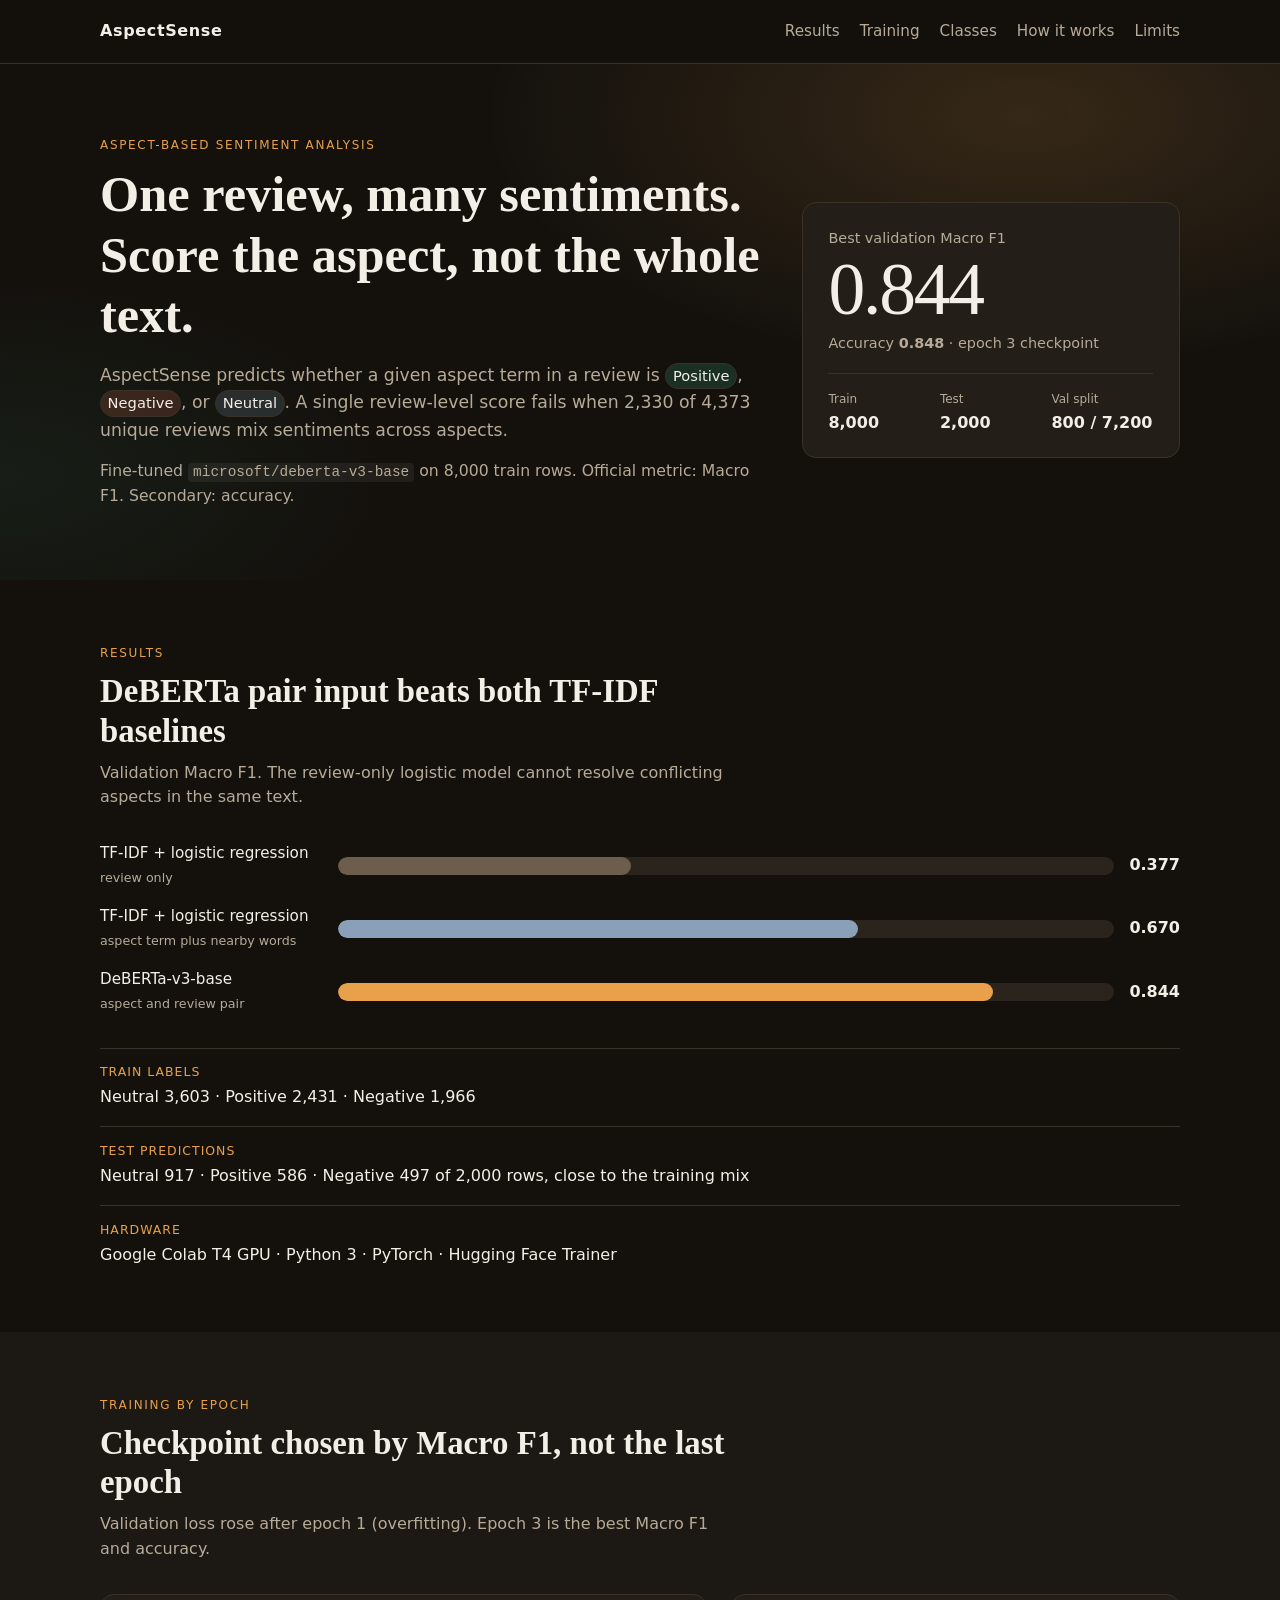
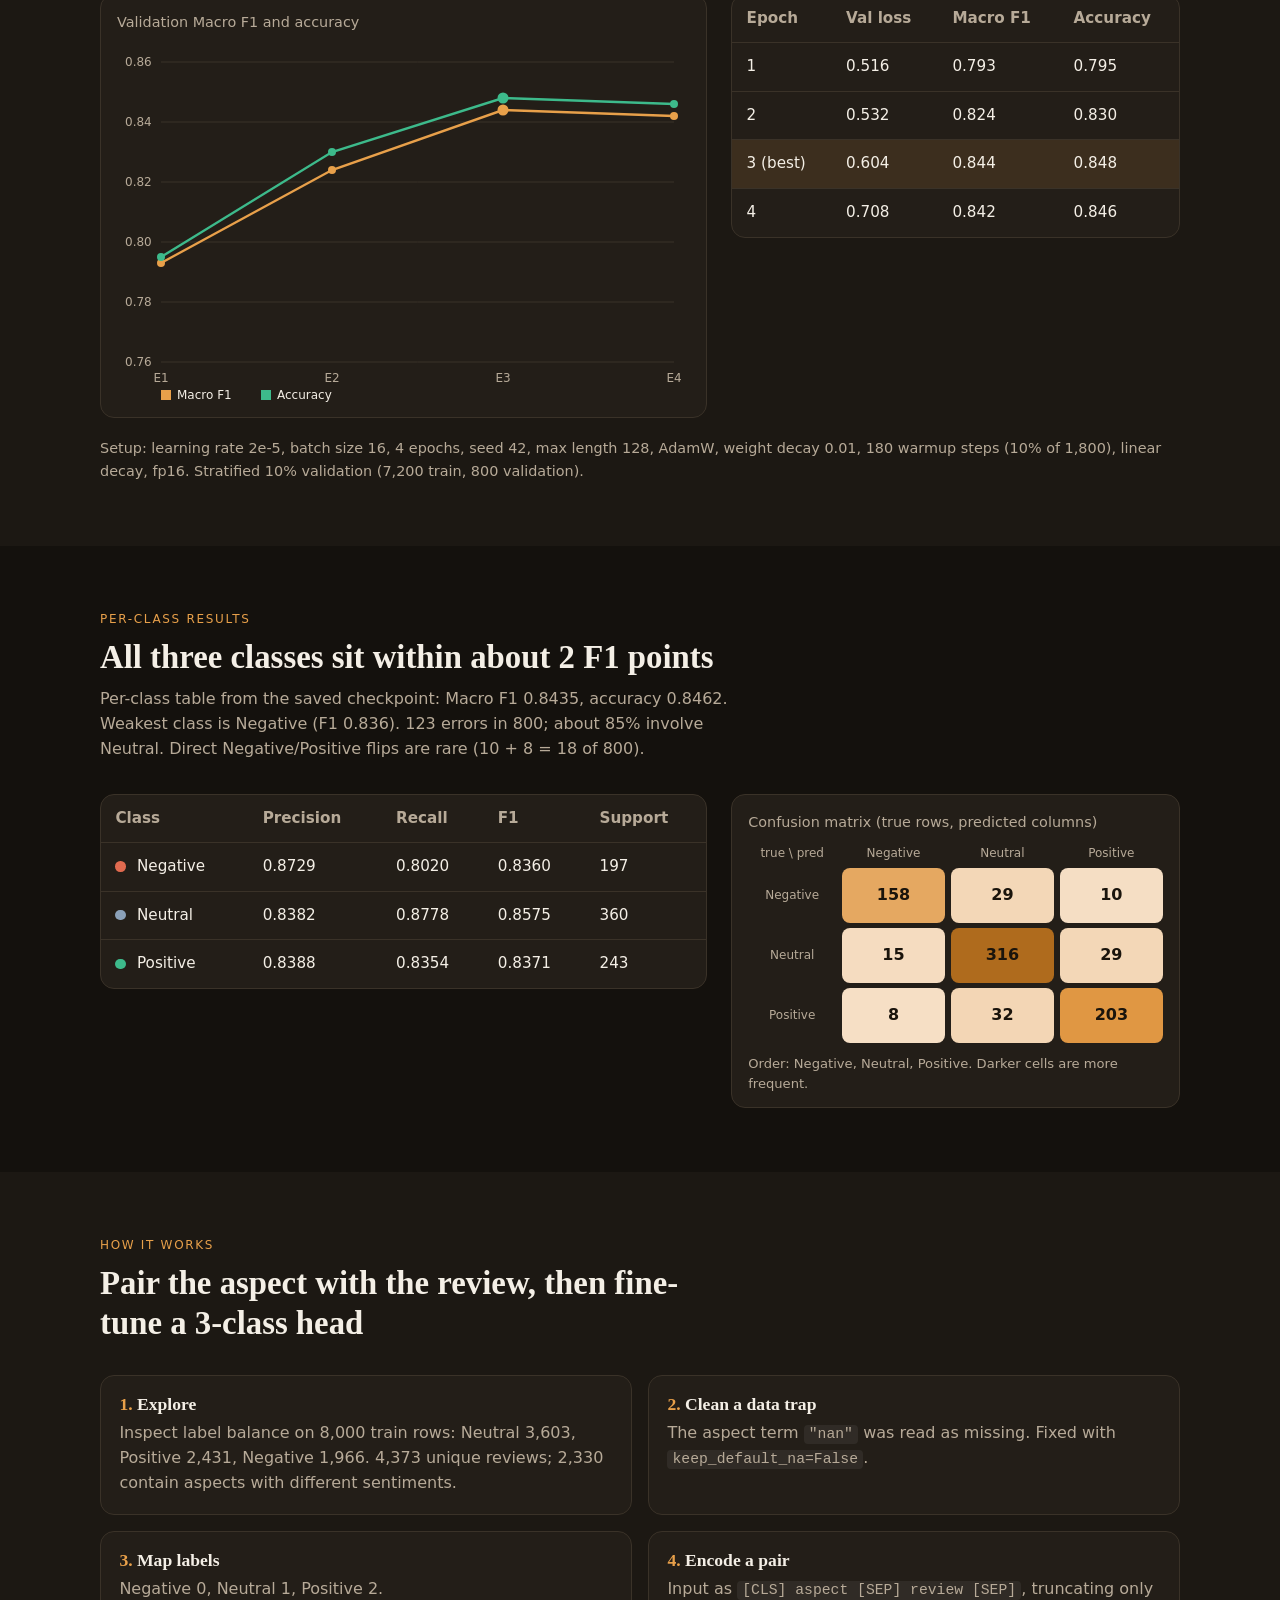
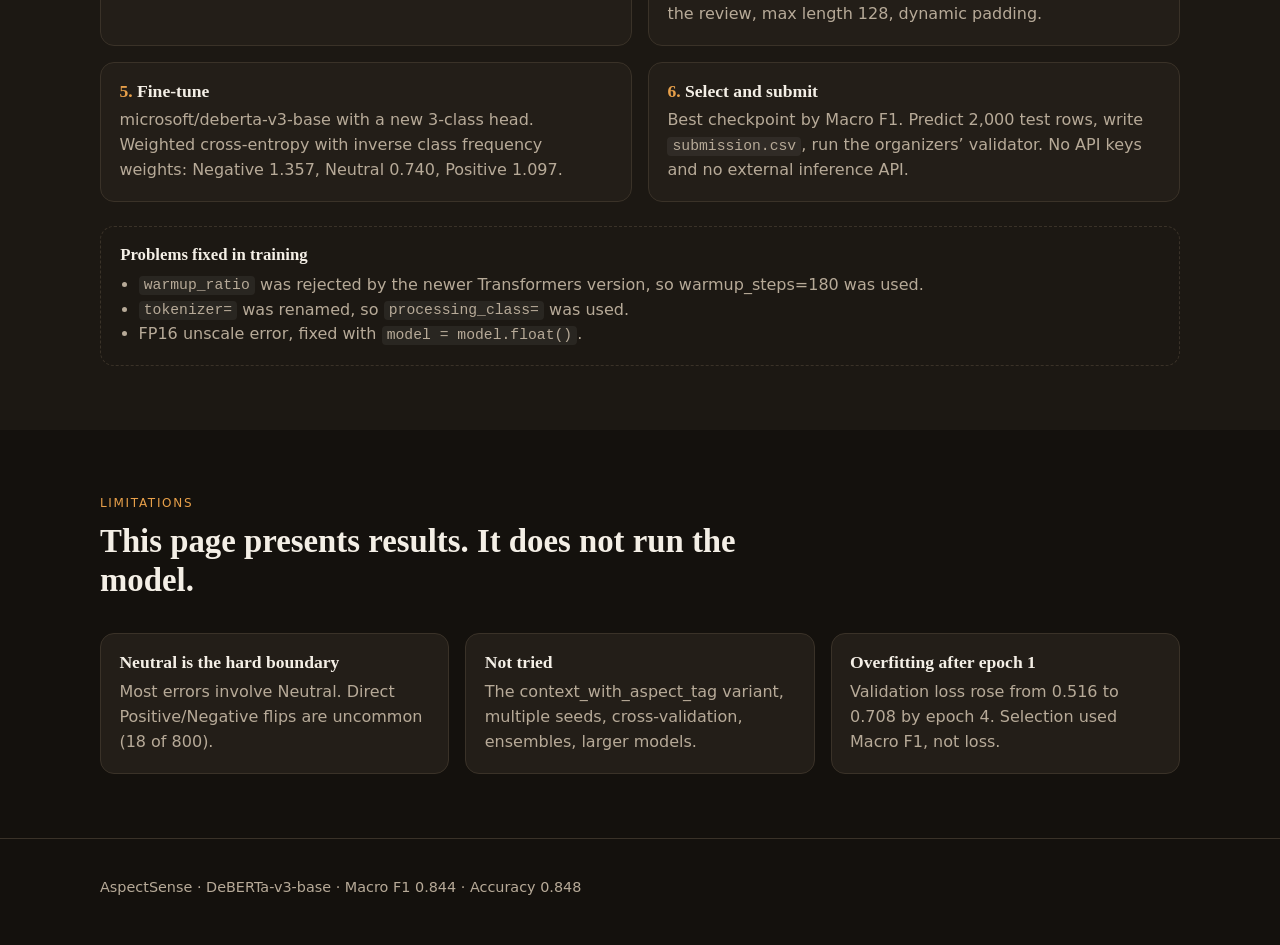
<file: index.html>
<!DOCTYPE html>
<html lang="en">
<head>
  <meta charset="UTF-8">
  <meta name="viewport" content="width=device-width, initial-scale=1">
  <title>AspectSense — Aspect-Based Sentiment Analysis</title>
  <meta name="description" content="AspectSense predicts Positive, Negative, or Neutral sentiment for a given aspect term inside a review. Validation Macro F1 0.844.">
  <link rel="stylesheet" href="style.css">
</head>
<body>
  <a class="skip-link" href="#main">Skip to content</a>

  <header class="site-header">
    <div class="wrap header-inner">
      <a class="logo" href="#top">AspectSense</a>
      <button class="nav-toggle" type="button" aria-expanded="false" aria-controls="site-nav" aria-label="Open menu">
        <span></span><span></span><span></span>
      </button>
      <nav id="site-nav" class="site-nav" aria-label="Page">
        <a href="#results">Results</a>
        <a href="#training">Training</a>
        <a href="#classes">Classes</a>
        <a href="#how">How it works</a>
        <a href="#limits">Limits</a>
      </nav>
    </div>
  </header>

  <main id="main">
    <section id="top" class="hero">
      <div class="wrap hero-grid">
        <div class="hero-copy">
          <p class="eyebrow">Aspect-based sentiment analysis</p>
          <h1>One review, many sentiments. Score the aspect, not the whole text.</h1>
          <p class="lede">
            AspectSense predicts whether a given aspect term in a review is
            <span class="pill pill-pos">Positive</span>,
            <span class="pill pill-neg">Negative</span>, or
            <span class="pill pill-neu">Neutral</span>.
            A single review-level score fails when 2,330 of 4,373 unique reviews mix sentiments across aspects.
          </p>
          <p class="lede muted">
            Fine-tuned <code>microsoft/deberta-v3-base</code> on 8,000 train rows.
            Official metric: Macro F1. Secondary: accuracy.
          </p>
        </div>
        <aside class="hero-score" aria-label="Best validation scores">
          <p class="score-label">Best validation Macro F1</p>
          <p class="score-value">0.844</p>
          <p class="score-sub">Accuracy <strong>0.848</strong> · epoch 3 checkpoint</p>
          <dl class="score-meta">
            <div><dt>Train</dt><dd>8,000</dd></div>
            <div><dt>Test</dt><dd>2,000</dd></div>
            <div><dt>Val split</dt><dd>800 / 7,200</dd></div>
          </dl>
        </aside>
      </div>
    </section>

    <section id="results" class="section">
      <div class="wrap">
        <header class="section-head">
          <p class="eyebrow">Results</p>
          <h2>DeBERTa pair input beats both TF-IDF baselines</h2>
          <p>Validation Macro F1. The review-only logistic model cannot resolve conflicting aspects in the same text.</p>
        </header>

        <div class="compare" role="img" aria-label="Macro F1 comparison of three models">
          <div class="compare-row">
            <span class="compare-name">TF-IDF + logistic regression<br><small>review only</small></span>
            <div class="compare-track">
              <div class="compare-bar bar-base" style="--w: 37.7%"></div>
            </div>
            <span class="compare-num">0.377</span>
          </div>
          <div class="compare-row">
            <span class="compare-name">TF-IDF + logistic regression<br><small>aspect term plus nearby words</small></span>
            <div class="compare-track">
              <div class="compare-bar bar-mid" style="--w: 67.0%"></div>
            </div>
            <span class="compare-num">0.670</span>
          </div>
          <div class="compare-row">
            <span class="compare-name">DeBERTa-v3-base<br><small>aspect and review pair</small></span>
            <div class="compare-track">
              <div class="compare-bar bar-best" style="--w: 84.4%"></div>
            </div>
            <span class="compare-num">0.844</span>
          </div>
        </div>

        <ul class="stat-row">
          <li>
            <span class="stat-k">Train labels</span>
            <span class="stat-v">Neutral 3,603 · Positive 2,431 · Negative 1,966</span>
          </li>
          <li>
            <span class="stat-k">Test predictions</span>
            <span class="stat-v">Neutral 917 · Positive 586 · Negative 497 of 2,000 rows, close to the training mix</span>
          </li>
          <li>
            <span class="stat-k">Hardware</span>
            <span class="stat-v">Google Colab T4 GPU · Python 3 · PyTorch · Hugging Face Trainer</span>
          </li>
        </ul>
      </div>
    </section>

    <section id="training" class="section alt">
      <div class="wrap">
        <header class="section-head">
          <p class="eyebrow">Training by epoch</p>
          <h2>Checkpoint chosen by Macro F1, not the last epoch</h2>
          <p>Validation loss rose after epoch 1 (overfitting). Epoch 3 is the best Macro F1 and accuracy.</p>
        </header>

        <div class="train-layout">
          <figure class="chart-card">
            <figcaption>Validation Macro F1 and accuracy</figcaption>
            <canvas id="epoch-chart" width="720" height="360" aria-hidden="true"></canvas>
          </figure>
          <div class="table-scroll">
            <table>
              <caption class="sr-only">Validation metrics by epoch</caption>
              <thead>
                <tr>
                  <th scope="col">Epoch</th>
                  <th scope="col">Val loss</th>
                  <th scope="col">Macro F1</th>
                  <th scope="col">Accuracy</th>
                </tr>
              </thead>
              <tbody>
                <tr>
                  <td>1</td>
                  <td>0.516</td>
                  <td>0.793</td>
                  <td>0.795</td>
                </tr>
                <tr>
                  <td>2</td>
                  <td>0.532</td>
                  <td>0.824</td>
                  <td>0.830</td>
                </tr>
                <tr class="is-best">
                  <td>3 (best)</td>
                  <td>0.604</td>
                  <td>0.844</td>
                  <td>0.848</td>
                </tr>
                <tr>
                  <td>4</td>
                  <td>0.708</td>
                  <td>0.842</td>
                  <td>0.846</td>
                </tr>
              </tbody>
            </table>
          </div>
        </div>
        <p class="footnote">Setup: learning rate 2e-5, batch size 16, 4 epochs, seed 42, max length 128, AdamW, weight decay 0.01, 180 warmup steps (10% of 1,800), linear decay, fp16. Stratified 10% validation (7,200 train, 800 validation).</p>
      </div>
    </section>

    <section id="classes" class="section">
      <div class="wrap">
        <header class="section-head">
          <p class="eyebrow">Per-class results</p>
          <h2>All three classes sit within about 2 F1 points</h2>
          <p>Per-class table from the saved checkpoint: Macro F1 0.8435, accuracy 0.8462. Weakest class is Negative (F1 0.836). 123 errors in 800; about 85% involve Neutral. Direct Negative/Positive flips are rare (10 + 8 = 18 of 800).</p>
        </header>

        <div class="class-layout">
          <div class="table-scroll">
            <table>
              <caption class="sr-only">Precision, recall, F1 and support by class</caption>
              <thead>
                <tr>
                  <th scope="col">Class</th>
                  <th scope="col">Precision</th>
                  <th scope="col">Recall</th>
                  <th scope="col">F1</th>
                  <th scope="col">Support</th>
                </tr>
              </thead>
              <tbody>
                <tr>
                  <td><span class="dot dot-neg"></span> Negative</td>
                  <td>0.8729</td>
                  <td>0.8020</td>
                  <td>0.8360</td>
                  <td>197</td>
                </tr>
                <tr>
                  <td><span class="dot dot-neu"></span> Neutral</td>
                  <td>0.8382</td>
                  <td>0.8778</td>
                  <td>0.8575</td>
                  <td>360</td>
                </tr>
                <tr>
                  <td><span class="dot dot-pos"></span> Positive</td>
                  <td>0.8388</td>
                  <td>0.8354</td>
                  <td>0.8371</td>
                  <td>243</td>
                </tr>
              </tbody>
            </table>
          </div>

          <figure class="matrix-card">
            <figcaption>Confusion matrix (true rows, predicted columns)</figcaption>
            <div id="confusion" class="matrix" role="table" aria-label="Confusion matrix"></div>
            <p class="matrix-note">Order: Negative, Neutral, Positive. Darker cells are more frequent.</p>
          </figure>
        </div>
      </div>
    </section>

    <section id="how" class="section alt">
      <div class="wrap">
        <header class="section-head">
          <p class="eyebrow">How it works</p>
          <h2>Pair the aspect with the review, then fine-tune a 3-class head</h2>
        </header>
        <ol class="steps">
          <li>
            <h3>Explore</h3>
            <p>Inspect label balance on 8,000 train rows: Neutral 3,603, Positive 2,431, Negative 1,966. 4,373 unique reviews; 2,330 contain aspects with different sentiments.</p>
          </li>
          <li>
            <h3>Clean a data trap</h3>
            <p>The aspect term <code>"nan"</code> was read as missing. Fixed with <code>keep_default_na=False</code>.</p>
          </li>
          <li>
            <h3>Map labels</h3>
            <p>Negative 0, Neutral 1, Positive 2.</p>
          </li>
          <li>
            <h3>Encode a pair</h3>
            <p>Input as <code>[CLS] aspect [SEP] review [SEP]</code>, truncating only the review, max length 128, dynamic padding.</p>
          </li>
          <li>
            <h3>Fine-tune</h3>
            <p>microsoft/deberta-v3-base with a new 3-class head. Weighted cross-entropy with inverse class frequency weights: Negative 1.357, Neutral 0.740, Positive 1.097.</p>
          </li>
          <li>
            <h3>Select and submit</h3>
            <p>Best checkpoint by Macro F1. Predict 2,000 test rows, write <code>submission.csv</code>, run the organizers’ validator. No API keys and no external inference API.</p>
          </li>
        </ol>
        <div class="fix-box">
          <h3>Problems fixed in training</h3>
          <ul>
            <li><code>warmup_ratio</code> was rejected by the newer Transformers version, so warmup_steps=180 was used.</li>
            <li><code>tokenizer=</code> was renamed, so <code>processing_class=</code> was used.</li>
            <li>FP16 unscale error, fixed with <code>model = model.float()</code>.</li>
          </ul>
        </div>
      </div>
    </section>

    <section id="limits" class="section">
      <div class="wrap">
        <header class="section-head">
          <p class="eyebrow">Limitations</p>
          <h2>This page presents results. It does not run the model.</h2>
        </header>
        <ul class="limits">
          <li>
            <h3>Neutral is the hard boundary</h3>
            <p>Most errors involve Neutral. Direct Positive/Negative flips are uncommon (18 of 800).</p>
          </li>
          <li>
            <h3>Not tried</h3>
            <p>The context_with_aspect_tag variant, multiple seeds, cross-validation, ensembles, larger models.</p>
          </li>
          <li>
            <h3>Overfitting after epoch 1</h3>
            <p>Validation loss rose from 0.516 to 0.708 by epoch 4. Selection used Macro F1, not loss.</p>
          </li>
        </ul>
      </div>
    </section>
  </main>

  <footer class="site-footer">
    <div class="wrap">
      <p>AspectSense · DeBERTa-v3-base · Macro F1 0.844 · Accuracy 0.848</p>
    </div>
  </footer>

  <script src="script.js"></script>
</body>
</html>
</file>
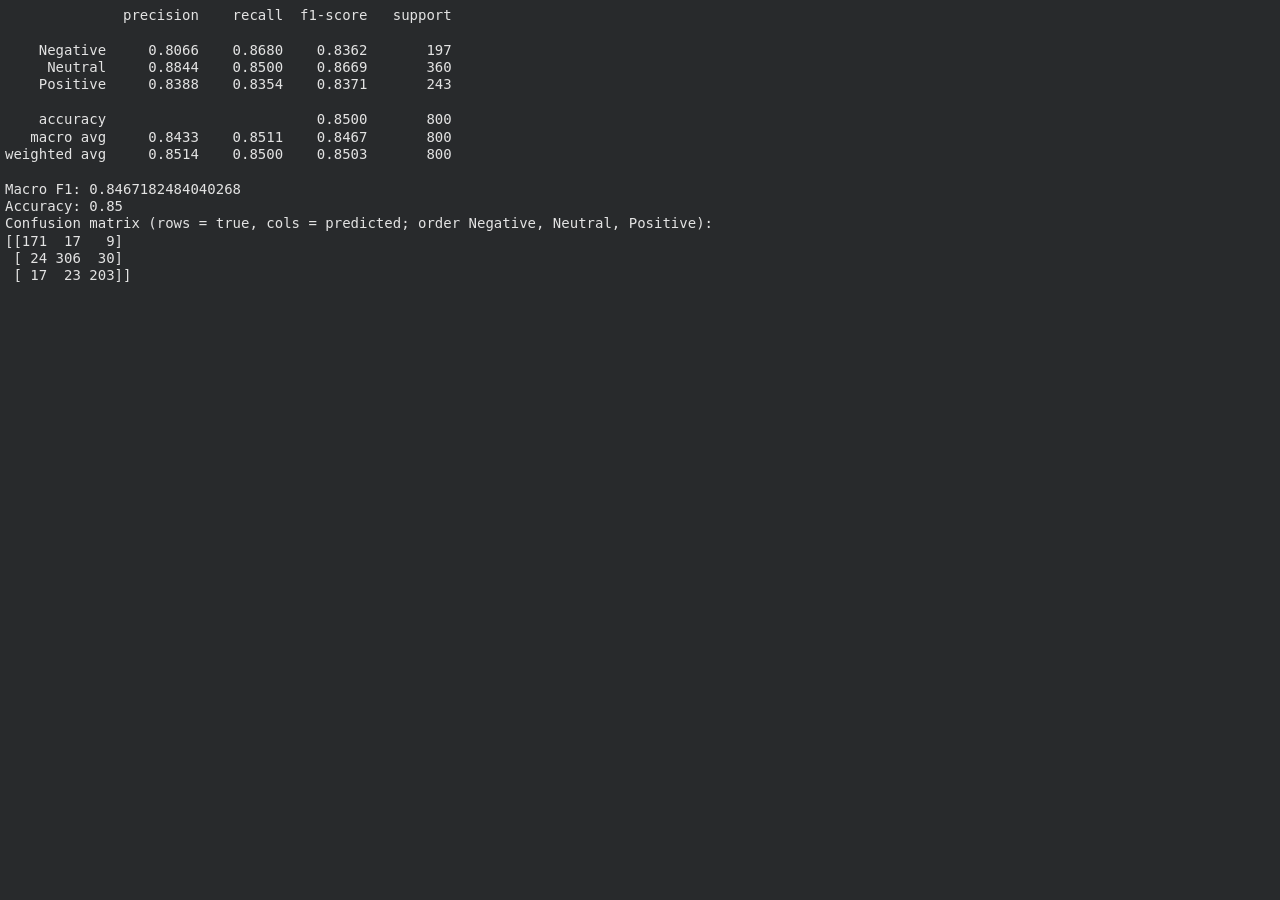
<file: ABSA_starter_notebook_files/outputframe(1).html>
<!DOCTYPE html>
<!-- saved from url=(0133)https://11hsjqze2b5-496ff2e9c6d22116-0-colab.googleusercontent.com/outputframe.html?vrz=colab-external_20260922-060048_RC00_985743726 -->
<html theme="dark" editor="Default Dark" style="overflow-y: hidden;"><head><meta http-equiv="Content-Type" content="text/html; charset=UTF-8">
<script>
  // Avoid arrow function syntax to stay ES5 compatible for the sake of googlebot.
  window.addEventListener("message", function (message) {
    if (message.source != window.parent) {
      return;
    }
    if (message.data.sandboxed_iframe_evaluation) {
      // Message is available in scope so evaluated script can get params from
      // it.
      window.currentMessage = message;
      eval.call(null, message.data.sandboxed_iframe_evaluation);
      delete window.currentMessage;
    }
  });
</script>
<style>html{--colab-primary-color:#0b57d0;--colab-primary-text-color:#1f1f1f;--colab-primary-text-color-rgb:31,31,31;--colab-secondary-text-color:#444746;--colab-primary-surface-color:#fff;--colab-secondary-surface-color:#f2f2f2;--colab-border-color:#c4c7c5;--colab-bold-border-color:#747775;--ansi-black:#000;--ansi-red:#8b0000;--ansi-green:#006400;--ansi-yellow:#cdcd00;--ansi-blue:#00e;--ansi-magenta:#cd00cd;--ansi-cyan:#4682b4;--ansi-gray:#e5e5e5;--ansi-bright-black:#7f7f7f;--ansi-bright-red:red;--ansi-bright-green:#00d000;--ansi-bright-yellow:#ff0;--ansi-bright-blue:#5c5cff;--ansi-bright-magenta:#f0f;--ansi-bright-cyan:#0ff;--ansi-bright-gray:#fff;--colab-anchor-color:var(--colab-primary-color);--colab-highlighted-surface-color:rgba(var(--colab-primary-text-color-rgb),0.08);--colab-icon-color:var(--colab-secondary-text-color);--colab-scrollbar-color:rgba(var(--colab-primary-text-color-rgb),0.24);--colab-scrollbar-hover-color:rgba(var(--colab-primary-text-color-rgb),0.48);--colab-scrollbar-active-color:rgba(var(--colab-primary-text-color-rgb),0.48);--colab-code-font-family:monospace;--colab-chrome-font-family:"Google Sans Text","Google Sans","Noto",sans-serif;--colab-chrome-font-size:14px}html[theme=dark]{--colab-primary-color:#a8c7fa;--colab-primary-text-color:#e3e3e3;--colab-primary-text-color-rgb:227,227,227;--colab-secondary-text-color:#c4c7c5;--colab-primary-surface-color:#282a2c;--colab-secondary-surface-color:#474747;--colab-border-color:#444746;--colab-bold-border-color:#8e918f;--ansi-black:#3f3f3f;--ansi-red:#ff7a88;--ansi-green:#57bb8a;--ansi-yellow:#ff6;--ansi-blue:#82b1ff;--ansi-magenta:#cd00cd;--ansi-cyan:#99bbd7;--ansi-gray:#e5e5e5;--ansi-bright-green:#0f0}html[theme=dark].embedded{--colab-secondary-surface-color:#202124;--colab-highlighted-surface-color:#202124;--colab-border-color:#3c4043}html[editor=Synthwave84]{--colab-anchor-color:#f97e72;--colab-primary-surface-color:#262335;--colab-secondary-surface-color:#49549539;--colab-highlighted-surface-color:#37294d99;--colab-border-color:#7059ab66;--ansi-red:#fe4450;--ansi-green:#72f1b8;--ansi-yellow:#f97e72;--ansi-blue:#03edf9;--ansi-magenta:#ff7edb;--ansi-cyan:#03edf9;--ansi-bright-red:#fe4450;--ansi-bright-green:#72f1b8;--ansi-bright-yellow:#fede5d;--ansi-bright-blue:#03edf9;--ansi-bright-magenta:#ff7edb;--ansi-bright-cyan:#03edf9}html{overflow-y:hidden}body{background:var(--colab-primary-surface-color);color:var(--colab-primary-text-color);font-family:var(--colab-chrome-font-family);font-size:var(--colab-chrome-font-size);line-height:1.24;font-weight:400;padding:7px 0 10px 5px;margin:0}h1,h2,h3,h4,h5,h6{color:var(--colab-primary-text-color);font-family:var(--colab-chrome-font-family);font-weight:700;margin-bottom:4px}p,ul{margin-bottom:6px;margin-top:6px}pre{margin-bottom:0;margin-top:0}a{color:var(--colab-anchor-color)}div.output_text,div.output_text pre,div.stream{display:inline}.execute_result>pre{display:block}.output_latex,.output_markdown{max-width:1016px}.output_markdown table,table.dataframe{border-collapse:collapse;border-spacing:0;border:none;table-layout:fixed}.output_markdown table thead,table.dataframe thead{border-bottom:1px solid var(--colab-border-color);font-family:var(--colab-code-font-family);text-align:right}.output_markdown table td,.output_markdown table th,.output_markdown table tr,table.dataframe td,table.dataframe th,table.dataframe tr{border:none;padding:.5em;white-space:normal}.output_markdown table th,table.dataframe th{font-weight:700}.output_markdown table th.col_heading,table.dataframe th.col_heading{text-align:right}.output_markdown table tbody tr:nth-child(odd),table.dataframe tbody tr:nth-child(odd){background:var(--colab-secondary-surface-color)}.output_markdown table tbody tr:hover,.output_markdown table tbody tr:nth-child(odd):hover,table.dataframe tbody tr:hover,table.dataframe tbody tr:nth-child(odd):hover{background-color:var(--colab-highlighted-surface-color)}.output_markdown table td,table.dataframe td{text-align:right}table.dataTable input.text_filter{width:95%}.output_markdown table th,table.dataTable th{text-align:left}.output_image>img{background-color:#fff;max-width:100%;vertical-align:bottom}.output_image>img.unconstrained{max-width:unset}.ansibold{font-weight:700}.ansiblack{color:#000}.ansired{color:darkred}.ansigreen{color:#006400}.ansiyellow{color:brown}.ansiblue{color:#00008b}.ansipurple{color:#9400d3}.ansicyan{color:#4682b4}.ansigray{color:gray}.ansibgblack{background-color:#000}.ansibgred{background-color:red}.ansibggreen{background-color:green}.ansibgyellow{background-color:#ff0}.ansibgblue{background-color:blue}.ansibgpurple{background-color:#f0f}.ansibgcyan{background-color:cyan}.ansibggray{background-color:gray}.output-error span{font-weight:400!important}.output-error pre{white-space:pre-wrap}.display_data .output_text pre,.execute_result .output_text pre{white-space:pre-wrap}input.raw_input{font-family:var(--colab-code-font-family);width:90%}input{background:var(--colab-primary-surface-color);border:1px solid var(--colab-bold-border-color);color:var(--colab-primary-text-color)}#output-area{display:flow-root}#output-area button.colab{background-color:var(--colab-secondary-surface-color);border:0;box-shadow:0 1px 3px 1px rgba(0,0,0,.15),0 1px 2px 0 rgba(0,0,0,.3);color:var(--colab-primary-text-color);font-family:var(--colab-chrome-font-family);font-size:11px;margin:0 4px 10px;padding:6px;text-transform:uppercase;-webkit-user-select:none;-moz-user-select:none;-ms-user-select:none;user-select:none}#output-area button.colab:hover{background-color:var(--colab-highlighted-surface-color);cursor:pointer}#output-area .output-error button.error-details{background-color:#42a5f5;color:#fff}#output-area .output-error button.error-details:hover{background-color:#2196f3}#output-area .stdin-widget{-webkit-box-align:center;-webkit-align-items:center;-moz-box-align:center;-ms-flex-align:center;align-items:center;display:inline;font-family:var(--colab-code-font-family);margin-right:10px;margin-top:10px;min-width:250px;padding:1px}#output-area .stdin-widget-hidden{visibility:hidden}.error .collapsed .extraneous{display:none}.error .error-expander{-webkit-box-align:center;-webkit-align-items:center;-moz-box-align:center;-ms-flex-align:center;align-items:center;cursor:pointer;display:-webkit-box;display:-webkit-flex;display:-moz-box;display:-ms-flexbox;display:flex}.error .error-expander hr{border:0;border-top:1px solid var(--colab-bold-border-color);-webkit-box-flex:1;-webkit-flex-grow:1;-moz-box-flex:1;-ms-flex-positive:1;flex-grow:1;height:1px;margin:0 10px;padding:0}.error .error-expander hr:first-child{max-width:240px}.error .error-expander svg{fill:var(--colab-icon-color);height:24px;stroke:var(--colab-icon-color);width:24px}.lm-Widget.lm-mod-hidden{display:none!important}audio:focus{outline:none}::-webkit-scrollbar{height:12px;width:12px}::-webkit-scrollbar-button{height:0;width:0}::-webkit-scrollbar-corner{background:transparent}::-webkit-scrollbar-thumb{background-clip:content-box;background-color:var(--colab-scrollbar-color);border:2px solid transparent;border-radius:8px;min-height:28px;min-width:28px}::-webkit-scrollbar-thumb:hover{background-color:var(--colab-scrollbar-hover-color)}::-webkit-scrollbar-thumb:active{background-color:var(--colab-scrollbar-active-color)}@supports not (selector(::-webkit-scrollbar)){*{scrollbar-color:var(--colab-scrollbar-color) transparent}}.string-repr{display:inline}.string-repr .quote{opacity:75%;-webkit-user-select:none;-moz-user-select:none;-ms-user-select:none;user-select:none}.string-repr pre{display:inline;white-space:pre-wrap;word-break:break-all}.string-repr button{color:var(--colab-primary-text-color);cursor:pointer;border:1px solid #767676;border-radius:2px;outline:none}.string-repr button.copy{background:transparent;border:none;margin-left:4px;opacity:0;padding:0;stroke:var(--colab-primary-text-color);-webkit-transition:opacity .2s;transition:opacity .2s}.string-repr button.copy svg{width:14px}.string-repr.hover button.copy,.string-repr:hover button.copy{opacity:1}.string-repr button.more{background-color:transparent;border-color:transparent;display:none;padding:0;-webkit-transition:background-color .2s,border-color .2s;transition:background-color .2s,border-color .2s}.string-repr.large button.more{display:inline}.string-repr.large.truncated button .collapse{display:none}.string-repr.large button .expand{display:none}.string-repr.large.truncated button .expand{display:inline}.string-repr.hover button.more,.string-repr:hover button.more{border-color:#767676}
/*# sourceMappingURL=outputframe.css.map */
//@ sourceURL=https://ssl.gstatic.com/colaboratory-static/common/0d5683d89f8fd0e9d0a4fd0fec3a0f12/outputframe.css</style><!--<base href="https://localhost:8080/">--><base href="."></head><body><div id="output-area"><span id="output-header"> </span><div id="output-body"><div class="display_data output-id-14"><div class="output_subarea output_html rendered_html"></div></div><div class="stream output-id-15"><div class="output_subarea output_text"><pre>              precision    recall  f1-score   support

    Negative     0.8066    0.8680    0.8362       197
     Neutral     0.8844    0.8500    0.8669       360
    Positive     0.8388    0.8354    0.8371       243

    accuracy                         0.8500       800
   macro avg     0.8433    0.8511    0.8467       800
weighted avg     0.8514    0.8500    0.8503       800

Macro F1: 0.8467182484040268
Accuracy: 0.85
Confusion matrix (rows = true, cols = predicted; order Negative, Neutral, Positive):
[[171  17   9]
 [ 24 306  30]
 [ 17  23 203]]
</pre></div></div></div><span id="output-footer"></span></div></body></html>
</file>
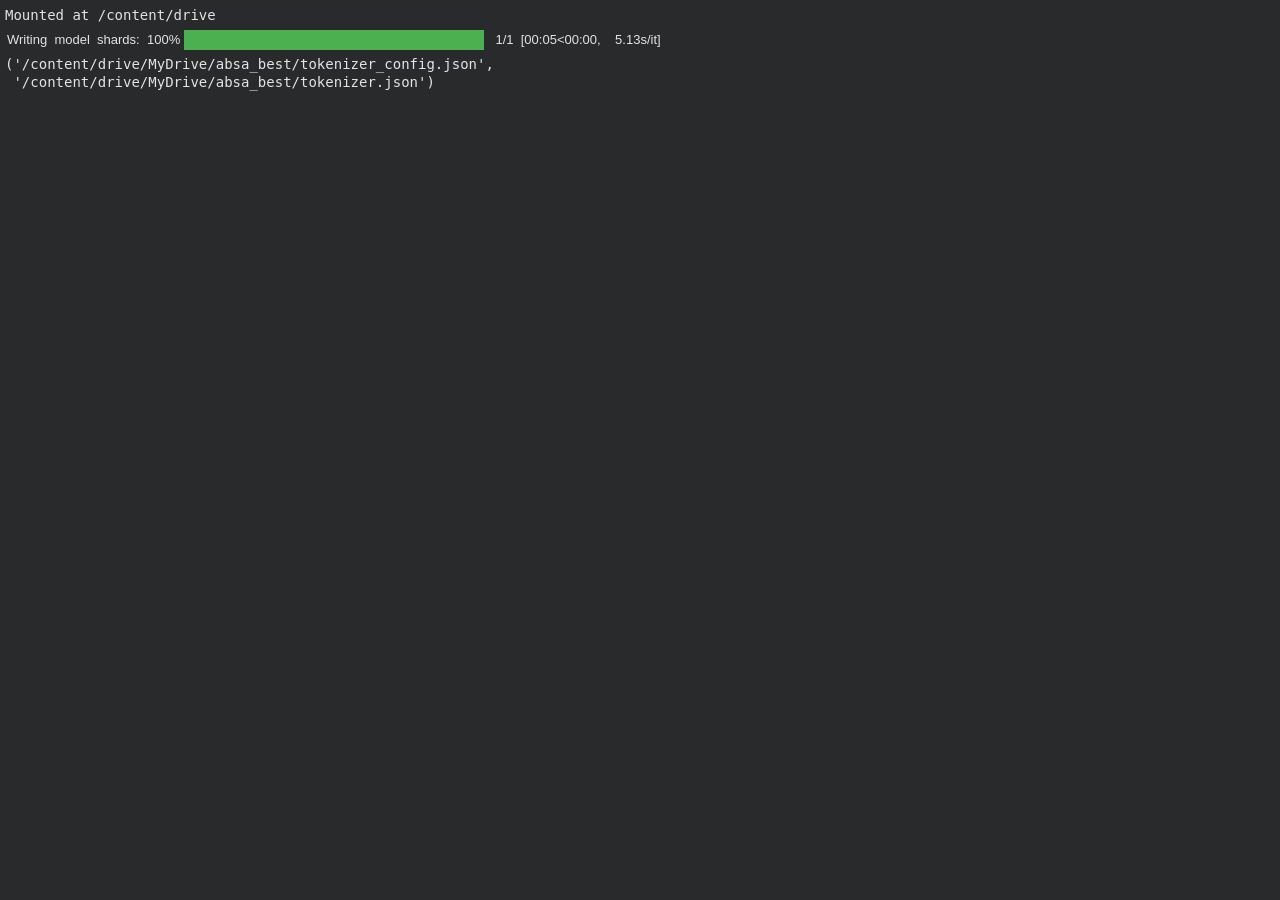
<file: ABSA_starter_notebook_files/outputframe(2).html>
<!DOCTYPE html>
<!-- saved from url=(0133)https://11hsjqze2b5-496ff2e9c6d22116-0-colab.googleusercontent.com/outputframe.html?vrz=colab-external_20260922-060048_RC00_985743726 -->
<html theme="dark" editor="Default Dark" style="overflow-y: hidden;"><head><meta http-equiv="Content-Type" content="text/html; charset=UTF-8">
<script>
  // Avoid arrow function syntax to stay ES5 compatible for the sake of googlebot.
  window.addEventListener("message", function (message) {
    if (message.source != window.parent) {
      return;
    }
    if (message.data.sandboxed_iframe_evaluation) {
      // Message is available in scope so evaluated script can get params from
      // it.
      window.currentMessage = message;
      eval.call(null, message.data.sandboxed_iframe_evaluation);
      delete window.currentMessage;
    }
  });
</script>
<style>html{--colab-primary-color:#0b57d0;--colab-primary-text-color:#1f1f1f;--colab-primary-text-color-rgb:31,31,31;--colab-secondary-text-color:#444746;--colab-primary-surface-color:#fff;--colab-secondary-surface-color:#f2f2f2;--colab-border-color:#c4c7c5;--colab-bold-border-color:#747775;--ansi-black:#000;--ansi-red:#8b0000;--ansi-green:#006400;--ansi-yellow:#cdcd00;--ansi-blue:#00e;--ansi-magenta:#cd00cd;--ansi-cyan:#4682b4;--ansi-gray:#e5e5e5;--ansi-bright-black:#7f7f7f;--ansi-bright-red:red;--ansi-bright-green:#00d000;--ansi-bright-yellow:#ff0;--ansi-bright-blue:#5c5cff;--ansi-bright-magenta:#f0f;--ansi-bright-cyan:#0ff;--ansi-bright-gray:#fff;--colab-anchor-color:var(--colab-primary-color);--colab-highlighted-surface-color:rgba(var(--colab-primary-text-color-rgb),0.08);--colab-icon-color:var(--colab-secondary-text-color);--colab-scrollbar-color:rgba(var(--colab-primary-text-color-rgb),0.24);--colab-scrollbar-hover-color:rgba(var(--colab-primary-text-color-rgb),0.48);--colab-scrollbar-active-color:rgba(var(--colab-primary-text-color-rgb),0.48);--colab-code-font-family:monospace;--colab-chrome-font-family:"Google Sans Text","Google Sans","Noto",sans-serif;--colab-chrome-font-size:14px}html[theme=dark]{--colab-primary-color:#a8c7fa;--colab-primary-text-color:#e3e3e3;--colab-primary-text-color-rgb:227,227,227;--colab-secondary-text-color:#c4c7c5;--colab-primary-surface-color:#282a2c;--colab-secondary-surface-color:#474747;--colab-border-color:#444746;--colab-bold-border-color:#8e918f;--ansi-black:#3f3f3f;--ansi-red:#ff7a88;--ansi-green:#57bb8a;--ansi-yellow:#ff6;--ansi-blue:#82b1ff;--ansi-magenta:#cd00cd;--ansi-cyan:#99bbd7;--ansi-gray:#e5e5e5;--ansi-bright-green:#0f0}html[theme=dark].embedded{--colab-secondary-surface-color:#202124;--colab-highlighted-surface-color:#202124;--colab-border-color:#3c4043}html[editor=Synthwave84]{--colab-anchor-color:#f97e72;--colab-primary-surface-color:#262335;--colab-secondary-surface-color:#49549539;--colab-highlighted-surface-color:#37294d99;--colab-border-color:#7059ab66;--ansi-red:#fe4450;--ansi-green:#72f1b8;--ansi-yellow:#f97e72;--ansi-blue:#03edf9;--ansi-magenta:#ff7edb;--ansi-cyan:#03edf9;--ansi-bright-red:#fe4450;--ansi-bright-green:#72f1b8;--ansi-bright-yellow:#fede5d;--ansi-bright-blue:#03edf9;--ansi-bright-magenta:#ff7edb;--ansi-bright-cyan:#03edf9}html{overflow-y:hidden}body{background:var(--colab-primary-surface-color);color:var(--colab-primary-text-color);font-family:var(--colab-chrome-font-family);font-size:var(--colab-chrome-font-size);line-height:1.24;font-weight:400;padding:7px 0 10px 5px;margin:0}h1,h2,h3,h4,h5,h6{color:var(--colab-primary-text-color);font-family:var(--colab-chrome-font-family);font-weight:700;margin-bottom:4px}p,ul{margin-bottom:6px;margin-top:6px}pre{margin-bottom:0;margin-top:0}a{color:var(--colab-anchor-color)}div.output_text,div.output_text pre,div.stream{display:inline}.execute_result>pre{display:block}.output_latex,.output_markdown{max-width:1016px}.output_markdown table,table.dataframe{border-collapse:collapse;border-spacing:0;border:none;table-layout:fixed}.output_markdown table thead,table.dataframe thead{border-bottom:1px solid var(--colab-border-color);font-family:var(--colab-code-font-family);text-align:right}.output_markdown table td,.output_markdown table th,.output_markdown table tr,table.dataframe td,table.dataframe th,table.dataframe tr{border:none;padding:.5em;white-space:normal}.output_markdown table th,table.dataframe th{font-weight:700}.output_markdown table th.col_heading,table.dataframe th.col_heading{text-align:right}.output_markdown table tbody tr:nth-child(odd),table.dataframe tbody tr:nth-child(odd){background:var(--colab-secondary-surface-color)}.output_markdown table tbody tr:hover,.output_markdown table tbody tr:nth-child(odd):hover,table.dataframe tbody tr:hover,table.dataframe tbody tr:nth-child(odd):hover{background-color:var(--colab-highlighted-surface-color)}.output_markdown table td,table.dataframe td{text-align:right}table.dataTable input.text_filter{width:95%}.output_markdown table th,table.dataTable th{text-align:left}.output_image>img{background-color:#fff;max-width:100%;vertical-align:bottom}.output_image>img.unconstrained{max-width:unset}.ansibold{font-weight:700}.ansiblack{color:#000}.ansired{color:darkred}.ansigreen{color:#006400}.ansiyellow{color:brown}.ansiblue{color:#00008b}.ansipurple{color:#9400d3}.ansicyan{color:#4682b4}.ansigray{color:gray}.ansibgblack{background-color:#000}.ansibgred{background-color:red}.ansibggreen{background-color:green}.ansibgyellow{background-color:#ff0}.ansibgblue{background-color:blue}.ansibgpurple{background-color:#f0f}.ansibgcyan{background-color:cyan}.ansibggray{background-color:gray}.output-error span{font-weight:400!important}.output-error pre{white-space:pre-wrap}.display_data .output_text pre,.execute_result .output_text pre{white-space:pre-wrap}input.raw_input{font-family:var(--colab-code-font-family);width:90%}input{background:var(--colab-primary-surface-color);border:1px solid var(--colab-bold-border-color);color:var(--colab-primary-text-color)}#output-area{display:flow-root}#output-area button.colab{background-color:var(--colab-secondary-surface-color);border:0;box-shadow:0 1px 3px 1px rgba(0,0,0,.15),0 1px 2px 0 rgba(0,0,0,.3);color:var(--colab-primary-text-color);font-family:var(--colab-chrome-font-family);font-size:11px;margin:0 4px 10px;padding:6px;text-transform:uppercase;-webkit-user-select:none;-moz-user-select:none;-ms-user-select:none;user-select:none}#output-area button.colab:hover{background-color:var(--colab-highlighted-surface-color);cursor:pointer}#output-area .output-error button.error-details{background-color:#42a5f5;color:#fff}#output-area .output-error button.error-details:hover{background-color:#2196f3}#output-area .stdin-widget{-webkit-box-align:center;-webkit-align-items:center;-moz-box-align:center;-ms-flex-align:center;align-items:center;display:inline;font-family:var(--colab-code-font-family);margin-right:10px;margin-top:10px;min-width:250px;padding:1px}#output-area .stdin-widget-hidden{visibility:hidden}.error .collapsed .extraneous{display:none}.error .error-expander{-webkit-box-align:center;-webkit-align-items:center;-moz-box-align:center;-ms-flex-align:center;align-items:center;cursor:pointer;display:-webkit-box;display:-webkit-flex;display:-moz-box;display:-ms-flexbox;display:flex}.error .error-expander hr{border:0;border-top:1px solid var(--colab-bold-border-color);-webkit-box-flex:1;-webkit-flex-grow:1;-moz-box-flex:1;-ms-flex-positive:1;flex-grow:1;height:1px;margin:0 10px;padding:0}.error .error-expander hr:first-child{max-width:240px}.error .error-expander svg{fill:var(--colab-icon-color);height:24px;stroke:var(--colab-icon-color);width:24px}.lm-Widget.lm-mod-hidden{display:none!important}audio:focus{outline:none}::-webkit-scrollbar{height:12px;width:12px}::-webkit-scrollbar-button{height:0;width:0}::-webkit-scrollbar-corner{background:transparent}::-webkit-scrollbar-thumb{background-clip:content-box;background-color:var(--colab-scrollbar-color);border:2px solid transparent;border-radius:8px;min-height:28px;min-width:28px}::-webkit-scrollbar-thumb:hover{background-color:var(--colab-scrollbar-hover-color)}::-webkit-scrollbar-thumb:active{background-color:var(--colab-scrollbar-active-color)}@supports not (selector(::-webkit-scrollbar)){*{scrollbar-color:var(--colab-scrollbar-color) transparent}}.string-repr{display:inline}.string-repr .quote{opacity:75%;-webkit-user-select:none;-moz-user-select:none;-ms-user-select:none;user-select:none}.string-repr pre{display:inline;white-space:pre-wrap;word-break:break-all}.string-repr button{color:var(--colab-primary-text-color);cursor:pointer;border:1px solid #767676;border-radius:2px;outline:none}.string-repr button.copy{background:transparent;border:none;margin-left:4px;opacity:0;padding:0;stroke:var(--colab-primary-text-color);-webkit-transition:opacity .2s;transition:opacity .2s}.string-repr button.copy svg{width:14px}.string-repr.hover button.copy,.string-repr:hover button.copy{opacity:1}.string-repr button.more{background-color:transparent;border-color:transparent;display:none;padding:0;-webkit-transition:background-color .2s,border-color .2s;transition:background-color .2s,border-color .2s}.string-repr.large button.more{display:inline}.string-repr.large.truncated button .collapse{display:none}.string-repr.large button .expand{display:none}.string-repr.large.truncated button .expand{display:inline}.string-repr.hover button.more,.string-repr:hover button.more{border-color:#767676}
/*# sourceMappingURL=outputframe.css.map */
//@ sourceURL=https://ssl.gstatic.com/colaboratory-static/common/0d5683d89f8fd0e9d0a4fd0fec3a0f12/outputframe.css</style><!--<base href="https://localhost:8080/">--><base href="."><link href="./controls.css" rel="stylesheet"><link href="./controls.css" rel="stylesheet"><link href="./controls.css" rel="stylesheet"><link href="./controls.css" rel="stylesheet"><link href="./controls.css" rel="stylesheet"><link href="./controls.css" rel="stylesheet"><link href="./controls.css" rel="stylesheet"><link href="./controls.css" rel="stylesheet"><link href="./controls.css" rel="stylesheet"><link href="./controls.css" rel="stylesheet"><link href="./controls.css" rel="stylesheet"></head><body><div id="output-area"><span id="output-header"> </span><div id="output-body"><div class="stream output-id-1"><div class="output_subarea output_text"><pre>Mounted at /content/drive
</pre></div></div><div class="display_data output-id-2"><div class="lm-Widget p-Widget lm-Panel p-Panel jupyter-widgets widget-container widget-box widget-hbox"><div class="lm-Widget p-Widget jupyter-widgets widget-inline-hbox widget-html"><label class="widget-label" title="" style="display: none;"></label><div class="widget-html-content">Writing model shards: 100%</div></div><div class="lm-Widget p-Widget jupyter-widgets widget-hprogress widget-inline-hbox"><label class="widget-label" title="" style="display: none;"></label><div class="progress" style="position: relative;"><div class="progress-bar progress-bar-success" style="position: absolute; bottom: 0px; left: 0px; width: 100%; height: 100%;"></div></div></div><div class="lm-Widget p-Widget jupyter-widgets widget-inline-hbox widget-html"><label class="widget-label" title="" style="display: none;"></label><div class="widget-html-content"> 1/1 [00:05&lt;00:00,  5.13s/it]</div></div></div></div><div class="execute_result output-id-3"><div class="output_subarea output_text"><pre>('/content/drive/MyDrive/absa_best/tokenizer_config.json',
 '/content/drive/MyDrive/absa_best/tokenizer.json')</pre></div></div></div><span id="output-footer"></span></div></body></html>
</file>
<file: style.css>
:root {
  --bg: #14110d;
  --bg-alt: #1c1813;
  --panel: #231e18;
  --ink: #f4efe6;
  --muted: #b7aa98;
  --line: #3a3228;
  --accent: #e8a04a;
  --pos: #3dba8b;
  --neg: #e06a4f;
  --neu: #8aa0b8;
  --radius: 14px;
  --wrap: 1080px;
  --header: 4rem;
}

*,
*::before,
*::after {
  box-sizing: border-box;
}

html {
  scroll-behavior: smooth;
  scroll-padding-top: calc(var(--header) + 0.5rem);
}

.hero,
.section {
  scroll-margin-top: calc(var(--header) + 0.5rem);
}

body {
  margin: 0;
  font-family: "Segoe UI", system-ui, sans-serif;
  background: var(--bg);
  color: var(--ink);
  line-height: 1.55;
}

code {
  font-family: ui-monospace, "Cascadia Code", Consolas, monospace;
  font-size: 0.92em;
  background: rgba(255, 255, 255, 0.06);
  padding: 0.1em 0.35em;
  border-radius: 4px;
}

.wrap {
  width: min(var(--wrap), calc(100% - 2rem));
  margin-inline: auto;
}

.skip-link {
  position: absolute;
  left: 1rem;
  top: -4rem;
  background: var(--accent);
  color: #1a140c;
  padding: 0.5rem 0.8rem;
  z-index: 20;
}

.skip-link:focus {
  top: 0.5rem;
}

.sr-only {
  position: absolute;
  width: 1px;
  height: 1px;
  overflow: hidden;
  clip: rect(0, 0, 0, 0);
}

.site-header {
  position: sticky;
  top: 0;
  z-index: 10;
  height: var(--header);
  background: rgba(20, 17, 13, 0.92);
  backdrop-filter: blur(10px);
  border-bottom: 1px solid var(--line);
}

.header-inner {
  height: 100%;
  display: flex;
  align-items: center;
  justify-content: space-between;
  gap: 1rem;
}

.logo {
  color: var(--ink);
  text-decoration: none;
  font-weight: 700;
  letter-spacing: 0.04em;
}

.site-nav {
  display: flex;
  gap: 1.25rem;
}

.site-nav a {
  color: var(--muted);
  text-decoration: none;
  font-size: 0.95rem;
}

.site-nav a:hover,
.site-nav a:focus-visible {
  color: var(--ink);
}

.nav-toggle {
  display: none;
  width: 2.5rem;
  height: 2.5rem;
  border: 1px solid var(--line);
  background: transparent;
  border-radius: 8px;
  padding: 0.55rem;
  flex-direction: column;
  justify-content: space-between;
}

.nav-toggle span {
  display: block;
  height: 2px;
  background: var(--ink);
}

.hero {
  padding: 4.5rem 0 3.5rem;
  background:
    radial-gradient(900px 420px at 80% 10%, rgba(232, 160, 74, 0.16), transparent 60%),
    radial-gradient(700px 360px at 0% 80%, rgba(61, 186, 139, 0.08), transparent 55%);
}

.hero-grid {
  display: grid;
  grid-template-columns: 1.4fr 0.8fr;
  gap: 2.5rem;
  align-items: center;
}

.eyebrow {
  margin: 0 0 0.6rem;
  text-transform: uppercase;
  letter-spacing: 0.14em;
  font-size: 0.75rem;
  color: var(--accent);
}

h1,
h2,
h3 {
  font-family: Georgia, "Iowan Old Style", "Palatino Linotype", serif;
  font-weight: 600;
  line-height: 1.2;
}

h1 {
  margin: 0 0 1rem;
  font-size: clamp(2rem, 4.2vw, 3.15rem);
}

h2 {
  margin: 0 0 0.6rem;
  font-size: clamp(1.5rem, 2.6vw, 2.05rem);
}

.lede {
  margin: 0 0 1rem;
  font-size: 1.08rem;
  color: var(--muted);
  max-width: 42rem;
}

.lede.muted {
  font-size: 0.98rem;
}

.pill {
  display: inline-block;
  color: var(--ink);
  font-size: 0.85em;
  padding: 0.05em 0.45em;
  border-radius: 999px;
  border: 1px solid var(--line);
}

.pill-pos { background: rgba(61, 186, 139, 0.18); }
.pill-neg { background: rgba(224, 106, 79, 0.18); }
.pill-neu { background: rgba(138, 160, 184, 0.18); }

.hero-score {
  background: var(--panel);
  border: 1px solid var(--line);
  border-radius: var(--radius);
  padding: 1.5rem 1.6rem 1.3rem;
}

.score-label,
.score-sub {
  margin: 0;
  color: var(--muted);
  font-size: 0.9rem;
}

.score-value {
  margin: 0.2rem 0 0.35rem;
  font-size: clamp(3.4rem, 8vw, 4.6rem);
  font-family: Georgia, serif;
  letter-spacing: -0.03em;
  line-height: 1;
}

.score-meta {
  display: grid;
  grid-template-columns: repeat(3, 1fr);
  gap: 0.6rem;
  margin: 1.2rem 0 0;
  padding-top: 1rem;
  border-top: 1px solid var(--line);
}

.score-meta dt {
  font-size: 0.75rem;
  color: var(--muted);
}

.score-meta dd {
  margin: 0.15rem 0 0;
  font-weight: 650;
}

.section {
  padding: 4rem 0;
}

.section.alt {
  background: var(--bg-alt);
}

.section-head {
  max-width: 40rem;
  margin-bottom: 2rem;
}

.section-head p:last-child {
  color: var(--muted);
  margin: 0;
}

.compare {
  display: grid;
  gap: 1rem;
}

.compare-row {
  display: grid;
  grid-template-columns: minmax(10rem, 14rem) 1fr auto;
  gap: 0.9rem;
  align-items: center;
}

.compare-name {
  font-size: 0.95rem;
}

.compare-name small {
  color: var(--muted);
}

.compare-track {
  height: 1.15rem;
  background: #2a241d;
  border-radius: 999px;
  overflow: hidden;
}

.compare-bar {
  width: var(--w);
  height: 100%;
  border-radius: inherit;
}

.bar-base { background: #6c5d4c; }
.bar-mid { background: var(--neu); }
.bar-best { background: var(--accent); }

.compare-num {
  font-variant-numeric: tabular-nums;
  font-weight: 650;
  min-width: 3.2rem;
  text-align: right;
}

.stat-row {
  list-style: none;
  padding: 0;
  margin: 2rem 0 0;
  display: grid;
  gap: 1rem;
}

.stat-row li {
  border-top: 1px solid var(--line);
  padding-top: 0.85rem;
}

.stat-k {
  display: block;
  font-size: 0.78rem;
  letter-spacing: 0.08em;
  text-transform: uppercase;
  color: var(--accent);
  margin-bottom: 0.25rem;
}

.train-layout,
.class-layout {
  display: grid;
  grid-template-columns: 1.15fr 0.85fr;
  gap: 1.5rem;
  align-items: start;
}

.chart-card,
.matrix-card {
  margin: 0;
  background: var(--panel);
  border: 1px solid var(--line);
  border-radius: var(--radius);
  padding: 1rem 1rem 0.8rem;
}

.chart-card figcaption,
.matrix-card figcaption {
  margin: 0 0 0.7rem;
  color: var(--muted);
  font-size: 0.9rem;
}

#epoch-chart {
  width: 100%;
  height: auto;
  display: block;
}

.table-scroll {
  overflow-x: auto;
  border: 1px solid var(--line);
  border-radius: var(--radius);
  background: var(--panel);
}

table {
  width: 100%;
  border-collapse: collapse;
  font-variant-numeric: tabular-nums;
}

th,
td {
  text-align: left;
  padding: 0.75rem 0.9rem;
  border-bottom: 1px solid var(--line);
  font-size: 0.95rem;
}

th {
  color: var(--muted);
  font-weight: 600;
}

tr:last-child td {
  border-bottom: 0;
}

tr.is-best {
  background: rgba(232, 160, 74, 0.12);
}

.footnote {
  margin: 1.2rem 0 0;
  color: var(--muted);
  font-size: 0.9rem;
}

.dot {
  display: inline-block;
  width: 0.65rem;
  height: 0.65rem;
  border-radius: 50%;
  margin-right: 0.4rem;
  vertical-align: middle;
}

.dot-neg { background: var(--neg); }
.dot-neu { background: var(--neu); }
.dot-pos { background: var(--pos); }

.matrix {
  display: grid;
  grid-template-columns: 5.5rem repeat(3, 1fr);
  gap: 0.35rem;
  align-items: stretch;
}

.matrix-label {
  display: flex;
  align-items: center;
  justify-content: center;
  color: var(--muted);
  font-size: 0.75rem;
  text-align: center;
}

.matrix-cell {
  min-height: 3.4rem;
  border-radius: 8px;
  display: flex;
  align-items: center;
  justify-content: center;
  font-weight: 700;
  color: #1a140c;
}

.matrix-note {
  margin: 0.7rem 0 0;
  color: var(--muted);
  font-size: 0.82rem;
}

.steps {
  margin: 0;
  padding: 0;
  list-style: none;
  counter-reset: step;
  display: grid;
  grid-template-columns: repeat(2, 1fr);
  gap: 1rem;
}

.steps li {
  counter-increment: step;
  background: var(--panel);
  border: 1px solid var(--line);
  border-radius: var(--radius);
  padding: 1.1rem 1.15rem 1.15rem 1.15rem;
}

.steps li h3 {
  margin: 0 0 0.4rem;
  font-size: 1.1rem;
}

.steps li h3::before {
  content: counter(step) ". ";
  color: var(--accent);
}

.steps li p {
  margin: 0;
  color: var(--muted);
}

.fix-box {
  margin-top: 1.5rem;
  border: 1px dashed var(--line);
  border-radius: var(--radius);
  padding: 1.1rem 1.2rem;
}

.fix-box h3 {
  margin: 0 0 0.5rem;
  font-size: 1.05rem;
}

.fix-box ul {
  margin: 0;
  padding-left: 1.15rem;
  color: var(--muted);
}

.limits {
  list-style: none;
  margin: 0;
  padding: 0;
  display: grid;
  grid-template-columns: repeat(3, 1fr);
  gap: 1rem;
}

.limits li {
  background: var(--panel);
  border: 1px solid var(--line);
  border-radius: var(--radius);
  padding: 1.15rem;
}

.limits h3 {
  margin: 0 0 0.45rem;
  font-size: 1.1rem;
}

.limits p {
  margin: 0;
  color: var(--muted);
}

.site-footer {
  border-top: 1px solid var(--line);
  padding: 1.4rem 0 2rem;
  color: var(--muted);
  font-size: 0.9rem;
}

@media (max-width: 860px) {
  .hero-grid,
  .train-layout,
  .class-layout,
  .steps,
  .limits {
    grid-template-columns: 1fr;
  }

  .compare-row {
    grid-template-columns: 1fr auto;
  }

  .compare-name {
    grid-column: 1 / -1;
  }

  .nav-toggle {
    display: flex;
  }

  .site-nav {
    display: none;
    position: absolute;
    top: var(--header);
    left: 0;
    right: 0;
    flex-direction: column;
    gap: 0;
    background: var(--bg-alt);
    border-bottom: 1px solid var(--line);
    padding: 0.5rem 1rem 1rem;
  }

  .site-nav.is-open {
    display: flex;
  }

  .site-nav a {
    padding: 0.65rem 0;
    border-bottom: 1px solid var(--line);
  }

  .hero {
    padding-top: 2.5rem;
  }
}
</file>
<file: ABSA_starter_notebook_files/controls.css>
/* Copyright (c) Jupyter Development Team.
 * Distributed under the terms of the Modified BSD License.
 */

/*-----------------------------------------------------------------------------
| Copyright (c) Jupyter Development Team.
| Distributed under the terms of the Modified BSD License.
|----------------------------------------------------------------------------*/

/*
This file is copied from the JupyterLab project to define default styling for
when the widget styling is compiled down to eliminate CSS variables. We make one
change - we comment out the font import below.
*/

/**
 * The material design colors are adapted from google-material-color v1.2.6
 * https://github.com/danlevan/google-material-color
 * https://github.com/danlevan/google-material-color/blob/f67ca5f4028b2f1b34862f64b0ca67323f91b088/dist/palette.var.css
 *
 * The license for the material design color CSS variables is as follows (see
 * https://github.com/danlevan/google-material-color/blob/f67ca5f4028b2f1b34862f64b0ca67323f91b088/LICENSE)
 *
 * The MIT License (MIT)
 *
 * Copyright (c) 2014 Dan Le Van
 *
 * Permission is hereby granted, free of charge, to any person obtaining a copy
 * of this software and associated documentation files (the "Software"), to deal
 * in the Software without restriction, including without limitation the rights
 * to use, copy, modify, merge, publish, distribute, sublicense, and/or sell
 * copies of the Software, and to permit persons to whom the Software is
 * furnished to do so, subject to the following conditions:
 *
 * The above copyright notice and this permission notice shall be included in
 * all copies or substantial portions of the Software.
 *
 * THE SOFTWARE IS PROVIDED "AS IS", WITHOUT WARRANTY OF ANY KIND, EXPRESS OR
 * IMPLIED, INCLUDING BUT NOT LIMITED TO THE WARRANTIES OF MERCHANTABILITY,
 * FITNESS FOR A PARTICULAR PURPOSE AND NONINFRINGEMENT. IN NO EVENT SHALL THE
 * AUTHORS OR COPYRIGHT HOLDERS BE LIABLE FOR ANY CLAIM, DAMAGES OR OTHER
 * LIABILITY, WHETHER IN AN ACTION OF CONTRACT, TORT OR OTHERWISE, ARISING FROM,
 * OUT OF OR IN CONNECTION WITH THE SOFTWARE OR THE USE OR OTHER DEALINGS IN THE
 * SOFTWARE.
 */

:root {
  --md-red-50: #FFEBEE;
  --md-red-100: #FFCDD2;
  --md-red-200: #EF9A9A;
  --md-red-300: #E57373;
  --md-red-400: #EF5350;
  --md-red-500: #F44336;
  --md-red-600: #E53935;
  --md-red-700: #D32F2F;
  --md-red-800: #C62828;
  --md-red-900: #B71C1C;
  --md-red-A100: #FF8A80;
  --md-red-A200: #FF5252;
  --md-red-A400: #FF1744;
  --md-red-A700: #D50000;

  --md-pink-50: #FCE4EC;
  --md-pink-100: #F8BBD0;
  --md-pink-200: #F48FB1;
  --md-pink-300: #F06292;
  --md-pink-400: #EC407A;
  --md-pink-500: #E91E63;
  --md-pink-600: #D81B60;
  --md-pink-700: #C2185B;
  --md-pink-800: #AD1457;
  --md-pink-900: #880E4F;
  --md-pink-A100: #FF80AB;
  --md-pink-A200: #FF4081;
  --md-pink-A400: #F50057;
  --md-pink-A700: #C51162;

  --md-purple-50: #F3E5F5;
  --md-purple-100: #E1BEE7;
  --md-purple-200: #CE93D8;
  --md-purple-300: #BA68C8;
  --md-purple-400: #AB47BC;
  --md-purple-500: #9C27B0;
  --md-purple-600: #8E24AA;
  --md-purple-700: #7B1FA2;
  --md-purple-800: #6A1B9A;
  --md-purple-900: #4A148C;
  --md-purple-A100: #EA80FC;
  --md-purple-A200: #E040FB;
  --md-purple-A400: #D500F9;
  --md-purple-A700: #AA00FF;

  --md-deep-purple-50: #EDE7F6;
  --md-deep-purple-100: #D1C4E9;
  --md-deep-purple-200: #B39DDB;
  --md-deep-purple-300: #9575CD;
  --md-deep-purple-400: #7E57C2;
  --md-deep-purple-500: #673AB7;
  --md-deep-purple-600: #5E35B1;
  --md-deep-purple-700: #512DA8;
  --md-deep-purple-800: #4527A0;
  --md-deep-purple-900: #311B92;
  --md-deep-purple-A100: #B388FF;
  --md-deep-purple-A200: #7C4DFF;
  --md-deep-purple-A400: #651FFF;
  --md-deep-purple-A700: #6200EA;

  --md-indigo-50: #E8EAF6;
  --md-indigo-100: #C5CAE9;
  --md-indigo-200: #9FA8DA;
  --md-indigo-300: #7986CB;
  --md-indigo-400: #5C6BC0;
  --md-indigo-500: #3F51B5;
  --md-indigo-600: #3949AB;
  --md-indigo-700: #303F9F;
  --md-indigo-800: #283593;
  --md-indigo-900: #1A237E;
  --md-indigo-A100: #8C9EFF;
  --md-indigo-A200: #536DFE;
  --md-indigo-A400: #3D5AFE;
  --md-indigo-A700: #304FFE;

  --md-blue-50: #E3F2FD;
  --md-blue-100: #BBDEFB;
  --md-blue-200: #90CAF9;
  --md-blue-300: #64B5F6;
  --md-blue-400: #42A5F5;
  --md-blue-500: #2196F3;
  --md-blue-600: #1E88E5;
  --md-blue-700: #1976D2;
  --md-blue-800: #1565C0;
  --md-blue-900: #0D47A1;
  --md-blue-A100: #82B1FF;
  --md-blue-A200: #448AFF;
  --md-blue-A400: #2979FF;
  --md-blue-A700: #2962FF;

  --md-light-blue-50: #E1F5FE;
  --md-light-blue-100: #B3E5FC;
  --md-light-blue-200: #81D4FA;
  --md-light-blue-300: #4FC3F7;
  --md-light-blue-400: #29B6F6;
  --md-light-blue-500: #03A9F4;
  --md-light-blue-600: #039BE5;
  --md-light-blue-700: #0288D1;
  --md-light-blue-800: #0277BD;
  --md-light-blue-900: #01579B;
  --md-light-blue-A100: #80D8FF;
  --md-light-blue-A200: #40C4FF;
  --md-light-blue-A400: #00B0FF;
  --md-light-blue-A700: #0091EA;

  --md-cyan-50: #E0F7FA;
  --md-cyan-100: #B2EBF2;
  --md-cyan-200: #80DEEA;
  --md-cyan-300: #4DD0E1;
  --md-cyan-400: #26C6DA;
  --md-cyan-500: #00BCD4;
  --md-cyan-600: #00ACC1;
  --md-cyan-700: #0097A7;
  --md-cyan-800: #00838F;
  --md-cyan-900: #006064;
  --md-cyan-A100: #84FFFF;
  --md-cyan-A200: #18FFFF;
  --md-cyan-A400: #00E5FF;
  --md-cyan-A700: #00B8D4;

  --md-teal-50: #E0F2F1;
  --md-teal-100: #B2DFDB;
  --md-teal-200: #80CBC4;
  --md-teal-300: #4DB6AC;
  --md-teal-400: #26A69A;
  --md-teal-500: #009688;
  --md-teal-600: #00897B;
  --md-teal-700: #00796B;
  --md-teal-800: #00695C;
  --md-teal-900: #004D40;
  --md-teal-A100: #A7FFEB;
  --md-teal-A200: #64FFDA;
  --md-teal-A400: #1DE9B6;
  --md-teal-A700: #00BFA5;

  --md-green-50: #E8F5E9;
  --md-green-100: #C8E6C9;
  --md-green-200: #A5D6A7;
  --md-green-300: #81C784;
  --md-green-400: #66BB6A;
  --md-green-500: #4CAF50;
  --md-green-600: #43A047;
  --md-green-700: #388E3C;
  --md-green-800: #2E7D32;
  --md-green-900: #1B5E20;
  --md-green-A100: #B9F6CA;
  --md-green-A200: #69F0AE;
  --md-green-A400: #00E676;
  --md-green-A700: #00C853;

  --md-light-green-50: #F1F8E9;
  --md-light-green-100: #DCEDC8;
  --md-light-green-200: #C5E1A5;
  --md-light-green-300: #AED581;
  --md-light-green-400: #9CCC65;
  --md-light-green-500: #8BC34A;
  --md-light-green-600: #7CB342;
  --md-light-green-700: #689F38;
  --md-light-green-800: #558B2F;
  --md-light-green-900: #33691E;
  --md-light-green-A100: #CCFF90;
  --md-light-green-A200: #B2FF59;
  --md-light-green-A400: #76FF03;
  --md-light-green-A700: #64DD17;

  --md-lime-50: #F9FBE7;
  --md-lime-100: #F0F4C3;
  --md-lime-200: #E6EE9C;
  --md-lime-300: #DCE775;
  --md-lime-400: #D4E157;
  --md-lime-500: #CDDC39;
  --md-lime-600: #C0CA33;
  --md-lime-700: #AFB42B;
  --md-lime-800: #9E9D24;
  --md-lime-900: #827717;
  --md-lime-A100: #F4FF81;
  --md-lime-A200: #EEFF41;
  --md-lime-A400: #C6FF00;
  --md-lime-A700: #AEEA00;

  --md-yellow-50: #FFFDE7;
  --md-yellow-100: #FFF9C4;
  --md-yellow-200: #FFF59D;
  --md-yellow-300: #FFF176;
  --md-yellow-400: #FFEE58;
  --md-yellow-500: #FFEB3B;
  --md-yellow-600: #FDD835;
  --md-yellow-700: #FBC02D;
  --md-yellow-800: #F9A825;
  --md-yellow-900: #F57F17;
  --md-yellow-A100: #FFFF8D;
  --md-yellow-A200: #FFFF00;
  --md-yellow-A400: #FFEA00;
  --md-yellow-A700: #FFD600;

  --md-amber-50: #FFF8E1;
  --md-amber-100: #FFECB3;
  --md-amber-200: #FFE082;
  --md-amber-300: #FFD54F;
  --md-amber-400: #FFCA28;
  --md-amber-500: #FFC107;
  --md-amber-600: #FFB300;
  --md-amber-700: #FFA000;
  --md-amber-800: #FF8F00;
  --md-amber-900: #FF6F00;
  --md-amber-A100: #FFE57F;
  --md-amber-A200: #FFD740;
  --md-amber-A400: #FFC400;
  --md-amber-A700: #FFAB00;

  --md-orange-50: #FFF3E0;
  --md-orange-100: #FFE0B2;
  --md-orange-200: #FFCC80;
  --md-orange-300: #FFB74D;
  --md-orange-400: #FFA726;
  --md-orange-500: #FF9800;
  --md-orange-600: #FB8C00;
  --md-orange-700: #F57C00;
  --md-orange-800: #EF6C00;
  --md-orange-900: #E65100;
  --md-orange-A100: #FFD180;
  --md-orange-A200: #FFAB40;
  --md-orange-A400: #FF9100;
  --md-orange-A700: #FF6D00;

  --md-deep-orange-50: #FBE9E7;
  --md-deep-orange-100: #FFCCBC;
  --md-deep-orange-200: #FFAB91;
  --md-deep-orange-300: #FF8A65;
  --md-deep-orange-400: #FF7043;
  --md-deep-orange-500: #FF5722;
  --md-deep-orange-600: #F4511E;
  --md-deep-orange-700: #E64A19;
  --md-deep-orange-800: #D84315;
  --md-deep-orange-900: #BF360C;
  --md-deep-orange-A100: #FF9E80;
  --md-deep-orange-A200: #FF6E40;
  --md-deep-orange-A400: #FF3D00;
  --md-deep-orange-A700: #DD2C00;

  --md-brown-50: #EFEBE9;
  --md-brown-100: #D7CCC8;
  --md-brown-200: #BCAAA4;
  --md-brown-300: #A1887F;
  --md-brown-400: #8D6E63;
  --md-brown-500: #795548;
  --md-brown-600: #6D4C41;
  --md-brown-700: #5D4037;
  --md-brown-800: #4E342E;
  --md-brown-900: #3E2723;

  --md-grey-50: #FAFAFA;
  --md-grey-100: #F5F5F5;
  --md-grey-200: #EEEEEE;
  --md-grey-300: #E0E0E0;
  --md-grey-400: #BDBDBD;
  --md-grey-500: #9E9E9E;
  --md-grey-600: #757575;
  --md-grey-700: #616161;
  --md-grey-800: #424242;
  --md-grey-900: #212121;

  --md-blue-grey-50: #ECEFF1;
  --md-blue-grey-100: #CFD8DC;
  --md-blue-grey-200: #B0BEC5;
  --md-blue-grey-300: #90A4AE;
  --md-blue-grey-400: #78909C;
  --md-blue-grey-500: #607D8B;
  --md-blue-grey-600: #546E7A;
  --md-blue-grey-700: #455A64;
  --md-blue-grey-800: #37474F;
  --md-blue-grey-900: #263238;
}

/*
The following CSS variables define the main, public API for styling JupyterLab.
These variables should be used by all plugins wherever possible. In other
words, plugins should not define custom colors, sizes, etc unless absolutely
necessary. This enables users to change the visual theme of JupyterLab
by changing these variables.

Many variables appear in an ordered sequence (0,1,2,3). These sequences
are designed to work well together, so for example, `--jp-border-color1` should
be used with `--jp-layout-color1`. The numbers have the following meanings:

* 0: super-primary, reserved for special emphasis
* 1: primary, most important under normal situations
* 2: secondary, next most important under normal situations
* 3: tertiary, next most important under normal situations

Throughout JupyterLab, we are mostly following principles from Google's
Material Design when selecting colors. We are not, however, following
all of MD as it is not optimized for dense, information rich UIs.
*/

/*
 * Optional monospace font for input/output prompt.
 */

/* Commented out in ipywidgets since we don't need it. */

/* @import url('https://fonts.googleapis.com/css?family=Roboto+Mono'); */

/*
 * Added for compabitility with output area
 */

:root {
  --jp-icon-search: none;
  --jp-ui-select-caret: none;
}

:root {

  /* Borders

  The following variables, specify the visual styling of borders in JupyterLab.
   */

  --jp-border-width: 1px;
  --jp-border-color0: var(--md-grey-700);
  --jp-border-color1: var(--md-grey-500);
  --jp-border-color2: var(--md-grey-300);
  --jp-border-color3: var(--md-grey-100);

  /* UI Fonts

  The UI font CSS variables are used for the typography all of the JupyterLab
  user interface elements that are not directly user generated content.
  */

  --jp-ui-font-scale-factor: 1.2;
  --jp-ui-font-size0: calc(var(--jp-ui-font-size1)/var(--jp-ui-font-scale-factor));
  --jp-ui-font-size1: 13px; /* Base font size */
  --jp-ui-font-size2: calc(var(--jp-ui-font-size1)*var(--jp-ui-font-scale-factor));
  --jp-ui-font-size3: calc(var(--jp-ui-font-size2)*var(--jp-ui-font-scale-factor));
  --jp-ui-icon-font-size: 14px; /* Ensures px perfect FontAwesome icons */
  --jp-ui-font-family: "Helvetica Neue", Helvetica, Arial, sans-serif;

  /* Use these font colors against the corresponding main layout colors.
     In a light theme, these go from dark to light.
  */

  --jp-ui-font-color0: rgba(0,0,0,1.0);
  --jp-ui-font-color1: rgba(0,0,0,0.8);
  --jp-ui-font-color2: rgba(0,0,0,0.5);
  --jp-ui-font-color3: rgba(0,0,0,0.3);

  /* Use these against the brand/accent/warn/error colors.
     These will typically go from light to darker, in both a dark and light theme
   */

  --jp-ui-inverse-font-color0: rgba(255, 255, 255, 1);
  --jp-ui-inverse-font-color1: rgba(255, 255, 255, 1);
  --jp-ui-inverse-font-color2: rgba(255, 255, 255, 0.7);
  --jp-ui-inverse-font-color3: rgba(255, 255, 255, 0.5);

  /* For backwards compatibility, we still define these below until ipywidgets 8.0.
  See https://github.com/jupyter-widgets/ipywidgets/pull/2801 */
  --jp-inverse-ui-font-color0: rgba(255,255,255,1);
  --jp-inverse-ui-font-color1: rgba(255,255,255,1.0);
  --jp-inverse-ui-font-color2: rgba(255,255,255,0.7);
  --jp-inverse-ui-font-color3: rgba(255,255,255,0.5);

  /* Content Fonts

  Content font variables are used for typography of user generated content.
  */

  --jp-content-font-size: 13px;
  --jp-content-line-height: 1.5;
  --jp-content-font-color0: black;
  --jp-content-font-color1: black;
  --jp-content-font-color2: var(--md-grey-700);
  --jp-content-font-color3: var(--md-grey-500);

  --jp-ui-font-scale-factor: 1.2;
  --jp-ui-font-size0: calc(var(--jp-ui-font-size1)/var(--jp-ui-font-scale-factor));
  --jp-ui-font-size1: 13px; /* Base font size */
  --jp-ui-font-size2: calc(var(--jp-ui-font-size1)*var(--jp-ui-font-scale-factor));
  --jp-ui-font-size3: calc(var(--jp-ui-font-size2)*var(--jp-ui-font-scale-factor));

  --jp-code-font-size: 13px;
  --jp-code-line-height: 1.307;
  --jp-code-padding: 5px;
  --jp-code-font-family: monospace;


  /* Layout

  The following are the main layout colors use in JupyterLab. In a light
  theme these would go from light to dark.
  */

  --jp-layout-color0: white;
  --jp-layout-color1: white;
  --jp-layout-color2: var(--md-grey-200);
  --jp-layout-color3: var(--md-grey-400);

  /* Brand/accent */

  --jp-brand-color0: var(--md-blue-700);
  --jp-brand-color1: var(--md-blue-500);
  --jp-brand-color2: var(--md-blue-300);
  --jp-brand-color3: var(--md-blue-100);

  --jp-accent-color0: var(--md-green-700);
  --jp-accent-color1: var(--md-green-500);
  --jp-accent-color2: var(--md-green-300);
  --jp-accent-color3: var(--md-green-100);

  /* State colors (warn, error, success, info) */

  --jp-warn-color0: var(--md-orange-700);
  --jp-warn-color1: var(--md-orange-500);
  --jp-warn-color2: var(--md-orange-300);
  --jp-warn-color3: var(--md-orange-100);

  --jp-error-color0: var(--md-red-700);
  --jp-error-color1: var(--md-red-500);
  --jp-error-color2: var(--md-red-300);
  --jp-error-color3: var(--md-red-100);

  --jp-success-color0: var(--md-green-700);
  --jp-success-color1: var(--md-green-500);
  --jp-success-color2: var(--md-green-300);
  --jp-success-color3: var(--md-green-100);

  --jp-info-color0: var(--md-cyan-700);
  --jp-info-color1: var(--md-cyan-500);
  --jp-info-color2: var(--md-cyan-300);
  --jp-info-color3: var(--md-cyan-100);

  /* Cell specific styles */

  --jp-cell-padding: 5px;
  --jp-cell-editor-background: #f7f7f7;
  --jp-cell-editor-border-color: #cfcfcf;
  --jp-cell-editor-background-edit: var(--jp-ui-layout-color1);
  --jp-cell-editor-border-color-edit: var(--jp-brand-color1);
  --jp-cell-prompt-width: 100px;
  --jp-cell-prompt-font-family: 'Roboto Mono', monospace;
  --jp-cell-prompt-letter-spacing: 0px;
  --jp-cell-prompt-opacity: 1.0;
  --jp-cell-prompt-opacity-not-active: 0.4;
  --jp-cell-prompt-font-color-not-active: var(--md-grey-700);
  /* A custom blend of MD grey and blue 600
   * See https://meyerweb.com/eric/tools/color-blend/#546E7A:1E88E5:5:hex */
  --jp-cell-inprompt-font-color: #307FC1;
  /* A custom blend of MD grey and orange 600
   * https://meyerweb.com/eric/tools/color-blend/#546E7A:F4511E:5:hex */
  --jp-cell-outprompt-font-color: #BF5B3D;

  /* Notebook specific styles */

  --jp-notebook-padding: 10px;
  --jp-notebook-scroll-padding: 100px;

  /* Console specific styles */

  --jp-console-background: var(--md-grey-100);

  /* Toolbar specific styles */

  --jp-toolbar-border-color: var(--md-grey-400);
  --jp-toolbar-micro-height: 8px;
  --jp-toolbar-background: var(--jp-layout-color0);
  --jp-toolbar-box-shadow: 0px 0px 2px 0px rgba(0,0,0,0.24);
  --jp-toolbar-header-margin: 4px 4px 0px 4px;
  --jp-toolbar-active-background: var(--md-grey-300);
}

/* Copyright (c) Jupyter Development Team.
 * Distributed under the terms of the Modified BSD License.
 */

/*
 * We assume that the CSS variables in
 * https://github.com/jupyterlab/jupyterlab/blob/master/src/default-theme/variables.css
 * have been defined.
 */

/* This file has code derived from PhosphorJS CSS files, as noted below. The license for this PhosphorJS code is:

Copyright (c) 2014-2017, PhosphorJS Contributors
All rights reserved.

Redistribution and use in source and binary forms, with or without
modification, are permitted provided that the following conditions are met:

* Redistributions of source code must retain the above copyright notice, this
  list of conditions and the following disclaimer.

* Redistributions in binary form must reproduce the above copyright notice,
  this list of conditions and the following disclaimer in the documentation
  and/or other materials provided with the distribution.

* Neither the name of the copyright holder nor the names of its
  contributors may be used to endorse or promote products derived from
  this software without specific prior written permission.

THIS SOFTWARE IS PROVIDED BY THE COPYRIGHT HOLDERS AND CONTRIBUTORS "AS IS"
AND ANY EXPRESS OR IMPLIED WARRANTIES, INCLUDING, BUT NOT LIMITED TO, THE
IMPLIED WARRANTIES OF MERCHANTABILITY AND FITNESS FOR A PARTICULAR PURPOSE ARE
DISCLAIMED. IN NO EVENT SHALL THE COPYRIGHT HOLDER OR CONTRIBUTORS BE LIABLE
FOR ANY DIRECT, INDIRECT, INCIDENTAL, SPECIAL, EXEMPLARY, OR CONSEQUENTIAL
DAMAGES (INCLUDING, BUT NOT LIMITED TO, PROCUREMENT OF SUBSTITUTE GOODS OR
SERVICES; LOSS OF USE, DATA, OR PROFITS; OR BUSINESS INTERRUPTION) HOWEVER
CAUSED AND ON ANY THEORY OF LIABILITY, WHETHER IN CONTRACT, STRICT LIABILITY,
OR TORT (INCLUDING NEGLIGENCE OR OTHERWISE) ARISING IN ANY WAY OUT OF THE USE
OF THIS SOFTWARE, EVEN IF ADVISED OF THE POSSIBILITY OF SUCH DAMAGE.

*/

/*
 * The following section is derived from https://github.com/phosphorjs/phosphor/blob/23b9d075ebc5b73ab148b6ebfc20af97f85714c4/packages/widgets/style/tabbar.css 
 * We've scoped the rules so that they are consistent with exactly our code.
 */

.jupyter-widgets.widget-tab > .p-TabBar {
  display: flex;
  -webkit-user-select: none;
  -moz-user-select: none;
  -ms-user-select: none;
  user-select: none;
}

.jupyter-widgets.widget-tab > .p-TabBar[data-orientation='horizontal'] {
  flex-direction: row;
}

.jupyter-widgets.widget-tab > .p-TabBar[data-orientation='vertical'] {
  flex-direction: column;
}

.jupyter-widgets.widget-tab > .p-TabBar > .p-TabBar-content {
  margin: 0;
  padding: 0;
  display: flex;
  flex: 1 1 auto;
  list-style-type: none;
}

.jupyter-widgets.widget-tab > .p-TabBar[data-orientation='horizontal'] > .p-TabBar-content {
  flex-direction: row;
}

.jupyter-widgets.widget-tab > .p-TabBar[data-orientation='vertical'] > .p-TabBar-content {
  flex-direction: column;
}

.jupyter-widgets.widget-tab > .p-TabBar .p-TabBar-tab {
  display: flex;
  flex-direction: row;
  box-sizing: border-box;
  overflow: hidden;
}

.jupyter-widgets.widget-tab > .p-TabBar .p-TabBar-tabIcon,
.jupyter-widgets.widget-tab > .p-TabBar .p-TabBar-tabCloseIcon {
  flex: 0 0 auto;
}

.jupyter-widgets.widget-tab > .p-TabBar .p-TabBar-tabLabel {
  flex: 1 1 auto;
  overflow: hidden;
  white-space: nowrap;
}

.jupyter-widgets.widget-tab > .p-TabBar .p-TabBar-tab.p-mod-hidden {
  display: none !important;
}

.jupyter-widgets.widget-tab > .p-TabBar.p-mod-dragging .p-TabBar-tab {
  position: relative;
}

.jupyter-widgets.widget-tab > .p-TabBar.p-mod-dragging[data-orientation='horizontal'] .p-TabBar-tab {
  left: 0;
  transition: left 150ms ease;
}

.jupyter-widgets.widget-tab > .p-TabBar.p-mod-dragging[data-orientation='vertical'] .p-TabBar-tab {
  top: 0;
  transition: top 150ms ease;
}

.jupyter-widgets.widget-tab > .p-TabBar.p-mod-dragging .p-TabBar-tab.p-mod-dragging {
  transition: none;
}

/* End tabbar.css */

:root {
    --jp-widgets-color: var(--jp-content-font-color1);
    --jp-widgets-label-color: var(--jp-widgets-color);
    --jp-widgets-readout-color: var(--jp-widgets-color);
    --jp-widgets-font-size: var(--jp-ui-font-size1);
    --jp-widgets-margin: 2px;
    --jp-widgets-inline-height: 28px;
    --jp-widgets-inline-width: 300px;
    --jp-widgets-inline-width-short: calc(var(--jp-widgets-inline-width) / 2 - var(--jp-widgets-margin));
    --jp-widgets-inline-width-tiny: calc(var(--jp-widgets-inline-width-short) / 2 - var(--jp-widgets-margin));
    --jp-widgets-inline-margin: 4px; /* margin between inline elements */
    --jp-widgets-inline-label-width: 80px;
    --jp-widgets-border-width: var(--jp-border-width);
    --jp-widgets-vertical-height: 200px;
    --jp-widgets-horizontal-tab-height: 24px;
    --jp-widgets-horizontal-tab-width: 144px;
    --jp-widgets-horizontal-tab-top-border: 2px;
    --jp-widgets-progress-thickness: 20px;
    --jp-widgets-container-padding: 15px;
    --jp-widgets-input-padding: 4px;
    --jp-widgets-radio-item-height-adjustment: 8px;
    --jp-widgets-radio-item-height: calc(var(--jp-widgets-inline-height) - var(--jp-widgets-radio-item-height-adjustment));
    --jp-widgets-slider-track-thickness: 4px;
    --jp-widgets-slider-border-width: var(--jp-widgets-border-width);
    --jp-widgets-slider-handle-size: 16px;
    --jp-widgets-slider-handle-border-color: var(--jp-border-color1);
    --jp-widgets-slider-handle-background-color: var(--jp-layout-color1);
    --jp-widgets-slider-active-handle-color: var(--jp-brand-color1);
    --jp-widgets-menu-item-height: 24px;
    --jp-widgets-dropdown-arrow: url("[data-uri]");
    --jp-widgets-input-color: var(--jp-ui-font-color1);
    --jp-widgets-input-background-color: var(--jp-layout-color1);
    --jp-widgets-input-border-color: var(--jp-border-color1);
    --jp-widgets-input-focus-border-color: var(--jp-brand-color2);
    --jp-widgets-input-border-width: var(--jp-widgets-border-width);
    --jp-widgets-disabled-opacity: 0.6;

    /* From Material Design Lite */
    --md-shadow-key-umbra-opacity: 0.2;
    --md-shadow-key-penumbra-opacity: 0.14;
    --md-shadow-ambient-shadow-opacity: 0.12;
}

.jupyter-widgets {
    margin: var(--jp-widgets-margin);
    box-sizing: border-box;
    color: var(--jp-widgets-color);
    overflow: visible;
}

.jupyter-widgets.jupyter-widgets-disconnected::before {
    line-height: var(--jp-widgets-inline-height);
    height: var(--jp-widgets-inline-height);
}

.jp-Output-result > .jupyter-widgets {
    margin-left: 0;
    margin-right: 0;
}

/* vbox and hbox */

.widget-inline-hbox {
    /* Horizontal widgets */
    box-sizing: border-box;
    display: flex;
    flex-direction: row;
    align-items: baseline;
}

.widget-inline-vbox {
    /* Vertical Widgets */
    box-sizing: border-box;
    display: flex;
    flex-direction: column;
    align-items: center;
}

.widget-box {
    box-sizing: border-box;
    display: flex;
    margin: 0;
    overflow: auto;
}

.widget-gridbox {
    box-sizing: border-box;
    display: grid;
    margin: 0;
    overflow: auto;
}

.widget-hbox {
    flex-direction: row;
}

.widget-vbox {
    flex-direction: column;
}

/* General Button Styling */

.jupyter-button {
    padding-left: 10px;
    padding-right: 10px;
    padding-top: 0px;
    padding-bottom: 0px;
    display: inline-block;
    white-space: nowrap;
    overflow: hidden;
    text-overflow: ellipsis;
    text-align: center;
    font-size: var(--jp-widgets-font-size);
    cursor: pointer;

    height: var(--jp-widgets-inline-height);
    border: 0px solid;
    line-height: var(--jp-widgets-inline-height);
    box-shadow: none;

    color: var(--jp-ui-font-color1);
    background-color: var(--jp-layout-color2);
    border-color: var(--jp-border-color2);
    border: none;
    user-select: none;
}

.jupyter-button i.fa {
    margin-right: var(--jp-widgets-inline-margin);
    pointer-events: none;
}

.jupyter-button:empty:before {
    content: "\200b"; /* zero-width space */
}

.jupyter-widgets.jupyter-button:disabled {
    opacity: var(--jp-widgets-disabled-opacity);
}

.jupyter-button i.fa.center {
    margin-right: 0;
}

.jupyter-button:hover:enabled, .jupyter-button:focus:enabled {
    /* MD Lite 2dp shadow */
    box-shadow: 0 2px 2px 0 rgba(0, 0, 0, var(--md-shadow-key-penumbra-opacity)),
                0 3px 1px -2px rgba(0, 0, 0, var(--md-shadow-key-umbra-opacity)),
                0 1px 5px 0 rgba(0, 0, 0, var(--md-shadow-ambient-shadow-opacity));
}

.jupyter-button:active, .jupyter-button.mod-active {
    /* MD Lite 4dp shadow */
    box-shadow: 0 4px 5px 0 rgba(0, 0, 0, var(--md-shadow-key-penumbra-opacity)),
                0 1px 10px 0 rgba(0, 0, 0, var(--md-shadow-ambient-shadow-opacity)),
                0 2px 4px -1px rgba(0, 0, 0, var(--md-shadow-key-umbra-opacity));
    color: var(--jp-ui-font-color1);
    background-color: var(--jp-layout-color3);
}

.jupyter-button:focus:enabled {
    outline: 1px solid var(--jp-widgets-input-focus-border-color);
}

/* Button "Primary" Styling */

.jupyter-button.mod-primary {
    color: var(--jp-ui-inverse-font-color1, var(--jp-inverse-ui-font-color1));
    background-color: var(--jp-brand-color1);
}

.jupyter-button.mod-primary.mod-active {
    color: var(--jp-ui-inverse-font-color0, var(--jp-inverse-ui-font-color0));
    background-color: var(--jp-brand-color0);
}

.jupyter-button.mod-primary:active {
    color: var(--jp-ui-inverse-font-color0, var(--jp-inverse-ui-font-color0));
    background-color: var(--jp-brand-color0);
}

/* Button "Success" Styling */

.jupyter-button.mod-success {
    color: var(--jp-ui-inverse-font-color1, var(--jp-inverse-ui-font-color1));
    background-color: var(--jp-success-color1);
}

.jupyter-button.mod-success.mod-active {
    color: var(--jp-ui-inverse-font-color0, var(--jp-inverse-ui-font-color0));
    background-color: var(--jp-success-color0);
}

.jupyter-button.mod-success:active {
    color: var(--jp-ui-inverse-font-color0, var(--jp-inverse-ui-font-color0));
    background-color: var(--jp-success-color0);
}

/* Button "Info" Styling */

.jupyter-button.mod-info {
    color: var(--jp-ui-inverse-font-color1, var(--jp-inverse-ui-font-color1));
    background-color: var(--jp-info-color1);
}

.jupyter-button.mod-info.mod-active {
    color: var(--jp-ui-inverse-font-color0, var(--jp-inverse-ui-font-color0));
    background-color: var(--jp-info-color0);
}

.jupyter-button.mod-info:active {
    color: var(--jp-ui-inverse-font-color0, var(--jp-inverse-ui-font-color0));
    background-color: var(--jp-info-color0);
}

/* Button "Warning" Styling */

.jupyter-button.mod-warning {
    color: var(--jp-ui-inverse-font-color1, var(--jp-inverse-ui-font-color1));
    background-color: var(--jp-warn-color1);
}

.jupyter-button.mod-warning.mod-active {
    color: var(--jp-ui-inverse-font-color0, var(--jp-inverse-ui-font-color0));
    background-color: var(--jp-warn-color0);
}

.jupyter-button.mod-warning:active {
    color: var(--jp-ui-inverse-font-color0, var(--jp-inverse-ui-font-color0));
    background-color: var(--jp-warn-color0);
}

/* Button "Danger" Styling */

.jupyter-button.mod-danger {
    color: var(--jp-ui-inverse-font-color1, var(--jp-inverse-ui-font-color1));
    background-color: var(--jp-error-color1);
}

.jupyter-button.mod-danger.mod-active {
    color: var(--jp-ui-inverse-font-color0, var(--jp-inverse-ui-font-color0));
    background-color: var(--jp-error-color0);
}

.jupyter-button.mod-danger:active {
    color: var(--jp-ui-inverse-font-color0, var(--jp-inverse-ui-font-color0));
    background-color: var(--jp-error-color0);
}

/* Widget Button, Widget Toggle Button, Widget Upload */

.widget-button, .widget-toggle-button, .widget-upload {
    width: var(--jp-widgets-inline-width-short);
}

/* Widget Label Styling */

/* Override Bootstrap label css */

.jupyter-widgets label {
    margin-bottom: initial;
}

.widget-label-basic {
    /* Basic Label */
    color: var(--jp-widgets-label-color);
    font-size: var(--jp-widgets-font-size);
    overflow: hidden;
    text-overflow: ellipsis;
    white-space: nowrap;
    line-height: var(--jp-widgets-inline-height);
}

.widget-label {
    /* Label */
    color: var(--jp-widgets-label-color);
    font-size: var(--jp-widgets-font-size);
    overflow: hidden;
    text-overflow: ellipsis;
    white-space: nowrap;
    line-height: var(--jp-widgets-inline-height);
}

.widget-inline-hbox .widget-label {
    /* Horizontal Widget Label */
    color: var(--jp-widgets-label-color);
    text-align: right;
    margin-right: calc( var(--jp-widgets-inline-margin) * 2 );
    width: var(--jp-widgets-inline-label-width);
    flex-shrink: 0;
}

.widget-inline-vbox .widget-label {
    /* Vertical Widget Label */
    color: var(--jp-widgets-label-color);
    text-align: center;
    line-height: var(--jp-widgets-inline-height);
}

/* Widget Readout Styling */

.widget-readout {
    color: var(--jp-widgets-readout-color);
    font-size: var(--jp-widgets-font-size);
    height: var(--jp-widgets-inline-height);
    line-height: var(--jp-widgets-inline-height);
    overflow: hidden;
    white-space: nowrap;
    text-align: center;
}

.widget-readout.overflow {
    /* Overflowing Readout */

    /* From Material Design Lite
        shadow-key-umbra-opacity: 0.2;
        shadow-key-penumbra-opacity: 0.14;
        shadow-ambient-shadow-opacity: 0.12;
     */
    -webkit-box-shadow: 0 2px 2px 0 rgba(0, 0, 0, 0.2),
                        0 3px 1px -2px rgba(0, 0, 0, 0.14),
                        0 1px 5px 0 rgba(0, 0, 0, 0.12);

    -moz-box-shadow: 0 2px 2px 0 rgba(0, 0, 0, 0.2),
                     0 3px 1px -2px rgba(0, 0, 0, 0.14),
                     0 1px 5px 0 rgba(0, 0, 0, 0.12);

    box-shadow: 0 2px 2px 0 rgba(0, 0, 0, 0.2),
                0 3px 1px -2px rgba(0, 0, 0, 0.14),
                0 1px 5px 0 rgba(0, 0, 0, 0.12);
}

.widget-inline-hbox .widget-readout {
    /* Horizontal Readout */
    text-align: center;
    max-width: var(--jp-widgets-inline-width-short);
    min-width: var(--jp-widgets-inline-width-tiny);
    margin-left: var(--jp-widgets-inline-margin);
}

.widget-inline-vbox .widget-readout {
    /* Vertical Readout */
    margin-top: var(--jp-widgets-inline-margin);
    /* as wide as the widget */
    width: inherit;
}

/* Widget Checkbox Styling */

.widget-checkbox {
    width: var(--jp-widgets-inline-width);
    height: var(--jp-widgets-inline-height);
    line-height: var(--jp-widgets-inline-height);
}

.widget-checkbox input[type="checkbox"] {
    margin: 0px calc( var(--jp-widgets-inline-margin) * 2 ) 0px 0px;
    line-height: var(--jp-widgets-inline-height);
    font-size: large;
    flex-grow: 1;
    flex-shrink: 0;
    align-self: center;
}

/* Widget Valid Styling */

.widget-valid {
    height: var(--jp-widgets-inline-height);
    line-height: var(--jp-widgets-inline-height);
    width: var(--jp-widgets-inline-width-short);
    font-size: var(--jp-widgets-font-size);
}

.widget-valid i:before {
    line-height: var(--jp-widgets-inline-height);
    margin-right: var(--jp-widgets-inline-margin);
    margin-left: var(--jp-widgets-inline-margin);
}

.widget-valid.mod-valid i:before {
    color: green;
}

.widget-valid.mod-invalid i:before {
    color: red;
}

.widget-valid.mod-valid .widget-valid-readout {
    display: none;
}

/* Widget Text and TextArea Stying */

.widget-textarea, .widget-text {
    width: var(--jp-widgets-inline-width);
}

.widget-text input[type="text"], .widget-text input[type="number"], .widget-text input[type="password"] {
    height: var(--jp-widgets-inline-height);
    line-height: var(--jp-widgets-inline-height);
}

.widget-text input[type="text"]:disabled, .widget-text input[type="number"]:disabled, .widget-text input[type="password"]:disabled, .widget-textarea textarea:disabled {
    opacity: var(--jp-widgets-disabled-opacity);
}

.widget-text input[type="text"], .widget-text input[type="number"], .widget-text input[type="password"], .widget-textarea textarea {
    box-sizing: border-box;
    border: var(--jp-widgets-input-border-width) solid var(--jp-widgets-input-border-color);
    background-color: var(--jp-widgets-input-background-color);
    color: var(--jp-widgets-input-color);
    font-size: var(--jp-widgets-font-size);
    flex-grow: 1;
    min-width: 0; /* This makes it possible for the flexbox to shrink this input */
    flex-shrink: 1;
    outline: none !important;
}

.widget-text input[type="text"], .widget-text input[type="password"], .widget-textarea textarea {
    padding: var(--jp-widgets-input-padding) calc( var(--jp-widgets-input-padding) *  2);
}

.widget-text input[type="number"] {
    padding: var(--jp-widgets-input-padding) 0 var(--jp-widgets-input-padding) calc(var(--jp-widgets-input-padding) *  2);
}

.widget-textarea textarea {
    height: inherit;
    width: inherit;
}

.widget-text input:focus, .widget-textarea textarea:focus {
    border-color: var(--jp-widgets-input-focus-border-color);
}

/* Widget Slider */

.widget-slider .ui-slider {
    /* Slider Track */
    border: var(--jp-widgets-slider-border-width) solid var(--jp-layout-color3);
    background: var(--jp-layout-color3);
    box-sizing: border-box;
    position: relative;
    border-radius: 0px;
}

.widget-slider .ui-slider .ui-slider-handle {
    /* Slider Handle */
    outline: none !important; /* focused slider handles are colored - see below */
    position: absolute;
    background-color: var(--jp-widgets-slider-handle-background-color);
    border: var(--jp-widgets-slider-border-width) solid var(--jp-widgets-slider-handle-border-color);
    box-sizing: border-box;
    z-index: 1;
    background-image: none; /* Override jquery-ui */
}

/* Override jquery-ui */

.widget-slider .ui-slider .ui-slider-handle:hover, .widget-slider .ui-slider .ui-slider-handle:focus {
    background-color: var(--jp-widgets-slider-active-handle-color);
    border: var(--jp-widgets-slider-border-width) solid var(--jp-widgets-slider-active-handle-color);
}

.widget-slider .ui-slider .ui-slider-handle:active {
    background-color: var(--jp-widgets-slider-active-handle-color);
    border-color: var(--jp-widgets-slider-active-handle-color);
    z-index: 2;
    transform: scale(1.2);
}

.widget-slider  .ui-slider .ui-slider-range {
    /* Interval between the two specified value of a double slider */
    position: absolute;
    background: var(--jp-widgets-slider-active-handle-color);
    z-index: 0;
}

/* Shapes of Slider Handles */

.widget-hslider .ui-slider .ui-slider-handle {
    width: var(--jp-widgets-slider-handle-size);
    height: var(--jp-widgets-slider-handle-size);
    margin-top: calc((var(--jp-widgets-slider-track-thickness) - var(--jp-widgets-slider-handle-size)) / 2 - var(--jp-widgets-slider-border-width));
    margin-left: calc(var(--jp-widgets-slider-handle-size) / -2 + var(--jp-widgets-slider-border-width));
    border-radius: 50%;
    top: 0;
}

.widget-vslider .ui-slider .ui-slider-handle {
    width: var(--jp-widgets-slider-handle-size);
    height: var(--jp-widgets-slider-handle-size);
    margin-bottom: calc(var(--jp-widgets-slider-handle-size) / -2 + var(--jp-widgets-slider-border-width));
    margin-left: calc((var(--jp-widgets-slider-track-thickness) - var(--jp-widgets-slider-handle-size)) / 2 - var(--jp-widgets-slider-border-width));
    border-radius: 50%;
    left: 0;
}

.widget-hslider .ui-slider .ui-slider-range {
    height: calc( var(--jp-widgets-slider-track-thickness) * 2 );
    margin-top: calc((var(--jp-widgets-slider-track-thickness) - var(--jp-widgets-slider-track-thickness) * 2 ) / 2 - var(--jp-widgets-slider-border-width));
}

.widget-vslider .ui-slider .ui-slider-range {
    width: calc( var(--jp-widgets-slider-track-thickness) * 2 );
    margin-left: calc((var(--jp-widgets-slider-track-thickness) - var(--jp-widgets-slider-track-thickness) * 2 ) / 2 - var(--jp-widgets-slider-border-width));
}

/* Horizontal Slider */

.widget-hslider {
    width: var(--jp-widgets-inline-width);
    height: var(--jp-widgets-inline-height);
    line-height: var(--jp-widgets-inline-height);

    /* Override the align-items baseline. This way, the description and readout
    still seem to align their baseline properly, and we don't have to have
    align-self: stretch in the .slider-container. */
    align-items: center;
}

.widgets-slider .slider-container {
    overflow: visible;
}

.widget-hslider .slider-container {
    height: var(--jp-widgets-inline-height);
    margin-left: calc(var(--jp-widgets-slider-handle-size) / 2 - 2 * var(--jp-widgets-slider-border-width));
    margin-right: calc(var(--jp-widgets-slider-handle-size) / 2 - 2 * var(--jp-widgets-slider-border-width));
    flex: 1 1 var(--jp-widgets-inline-width-short);
}

.widget-hslider .ui-slider {
    /* Inner, invisible slide div */
    height: var(--jp-widgets-slider-track-thickness);
    margin-top: calc((var(--jp-widgets-inline-height) - var(--jp-widgets-slider-track-thickness)) / 2);
    width: 100%;
}

/* Vertical Slider */

.widget-vbox .widget-label {
    height: var(--jp-widgets-inline-height);
    line-height: var(--jp-widgets-inline-height);
}

.widget-vslider {
    /* Vertical Slider */
    height: var(--jp-widgets-vertical-height);
    width: var(--jp-widgets-inline-width-tiny);
}

.widget-vslider .slider-container {
    flex: 1 1 var(--jp-widgets-inline-width-short);
    margin-left: auto;
    margin-right: auto;
    margin-bottom: calc(var(--jp-widgets-slider-handle-size) / 2 - 2 * var(--jp-widgets-slider-border-width));
    margin-top: calc(var(--jp-widgets-slider-handle-size) / 2 - 2 * var(--jp-widgets-slider-border-width));
    display: flex;
    flex-direction: column;
}

.widget-vslider .ui-slider-vertical {
    /* Inner, invisible slide div */
    width: var(--jp-widgets-slider-track-thickness);
    flex-grow: 1;
    margin-left: auto;
    margin-right: auto;
}

/* Widget Progress Styling */

.progress-bar {
    -webkit-transition: none;
    -moz-transition: none;
    -ms-transition: none;
    -o-transition: none;
    transition: none;
}

.progress-bar {
    height: var(--jp-widgets-inline-height);
}

.progress-bar {
    background-color: var(--jp-brand-color1);
}

.progress-bar-success {
    background-color: var(--jp-success-color1);
}

.progress-bar-info {
    background-color: var(--jp-info-color1);
}

.progress-bar-warning {
    background-color: var(--jp-warn-color1);
}

.progress-bar-danger {
    background-color: var(--jp-error-color1);
}

.progress {
    background-color: var(--jp-layout-color2);
    border: none;
    box-shadow: none;
}

/* Horisontal Progress */

.widget-hprogress {
    /* Progress Bar */
    height: var(--jp-widgets-inline-height);
    line-height: var(--jp-widgets-inline-height);
    width: var(--jp-widgets-inline-width);
    align-items: center;

}

.widget-hprogress .progress {
    flex-grow: 1;
    margin-top: var(--jp-widgets-input-padding);
    margin-bottom: var(--jp-widgets-input-padding);
    align-self: stretch;
    /* Override bootstrap style */
    height: initial;
}

/* Vertical Progress */

.widget-vprogress {
    height: var(--jp-widgets-vertical-height);
    width: var(--jp-widgets-inline-width-tiny);
}

.widget-vprogress .progress {
    flex-grow: 1;
    width: var(--jp-widgets-progress-thickness);
    margin-left: auto;
    margin-right: auto;
    margin-bottom: 0;
}

/* Select Widget Styling */

.widget-dropdown {
    height: var(--jp-widgets-inline-height);
    width: var(--jp-widgets-inline-width);
    line-height: var(--jp-widgets-inline-height);
}

.widget-dropdown > select {
    padding-right: 20px;
    border: var(--jp-widgets-input-border-width) solid var(--jp-widgets-input-border-color);
    border-radius: 0;
    height: inherit;
    flex: 1 1 var(--jp-widgets-inline-width-short);
    min-width: 0; /* This makes it possible for the flexbox to shrink this input */
    box-sizing: border-box;
    outline: none !important;
    box-shadow: none;
    background-color: var(--jp-widgets-input-background-color);
    color: var(--jp-widgets-input-color);
    font-size: var(--jp-widgets-font-size);
    vertical-align: top;
    padding-left: calc( var(--jp-widgets-input-padding) * 2);
	appearance: none;
	-webkit-appearance: none;
	-moz-appearance: none;
    background-repeat: no-repeat;
	background-size: 20px;
	background-position: right center;
    background-image: var(--jp-widgets-dropdown-arrow);
}

.widget-dropdown > select:focus {
    border-color: var(--jp-widgets-input-focus-border-color);
}

.widget-dropdown > select:disabled {
    opacity: var(--jp-widgets-disabled-opacity);
}

/* To disable the dotted border in Firefox around select controls.
   See http://stackoverflow.com/a/18853002 */

.widget-dropdown > select:-moz-focusring {
    color: transparent;
    text-shadow: 0 0 0 #000;
}

/* Select and SelectMultiple */

.widget-select {
    width: var(--jp-widgets-inline-width);
    line-height: var(--jp-widgets-inline-height);

    /* Because Firefox defines the baseline of a select as the bottom of the
    control, we align the entire control to the top and add padding to the
    select to get an approximate first line baseline alignment. */
    align-items: flex-start;
}

.widget-select > select {
    border: var(--jp-widgets-input-border-width) solid var(--jp-widgets-input-border-color);
    background-color: var(--jp-widgets-input-background-color);
    color: var(--jp-widgets-input-color);
    font-size: var(--jp-widgets-font-size);
    flex: 1 1 var(--jp-widgets-inline-width-short);
    outline: none !important;
    overflow: auto;
    height: inherit;

    /* Because Firefox defines the baseline of a select as the bottom of the
    control, we align the entire control to the top and add padding to the
    select to get an approximate first line baseline alignment. */
    padding-top: 5px;
}

.widget-select > select:focus {
    border-color: var(--jp-widgets-input-focus-border-color);
}

.wiget-select > select > option {
    padding-left: var(--jp-widgets-input-padding);
    line-height: var(--jp-widgets-inline-height);
    /* line-height doesn't work on some browsers for select options */
    padding-top: calc(var(--jp-widgets-inline-height)-var(--jp-widgets-font-size)/2);
    padding-bottom: calc(var(--jp-widgets-inline-height)-var(--jp-widgets-font-size)/2);
}

/* Toggle Buttons Styling */

.widget-toggle-buttons {
    line-height: var(--jp-widgets-inline-height);
}

.widget-toggle-buttons .widget-toggle-button {
    margin-left: var(--jp-widgets-margin);
    margin-right: var(--jp-widgets-margin);
}

.widget-toggle-buttons .jupyter-button:disabled {
    opacity: var(--jp-widgets-disabled-opacity);
}

/* Radio Buttons Styling */

.widget-radio {
    width: var(--jp-widgets-inline-width);
    line-height: var(--jp-widgets-inline-height);
}

.widget-radio-box {
    display: flex;
    flex-direction: column;
    align-items: stretch;
    box-sizing: border-box;
    flex-grow: 1;
    margin-bottom: var(--jp-widgets-radio-item-height-adjustment);
}

.widget-radio-box label {
    height: var(--jp-widgets-radio-item-height);
    line-height: var(--jp-widgets-radio-item-height);
    font-size: var(--jp-widgets-font-size);
}

.widget-radio-box input {
    height: var(--jp-widgets-radio-item-height);
    line-height: var(--jp-widgets-radio-item-height);
    margin: 0 calc( var(--jp-widgets-input-padding) * 2 ) 0 1px;
    float: left;
}

/* Color Picker Styling */

.widget-colorpicker {
    width: var(--jp-widgets-inline-width);
    height: var(--jp-widgets-inline-height);
    line-height: var(--jp-widgets-inline-height);
}

.widget-colorpicker > .widget-colorpicker-input {
    flex-grow: 1;
    flex-shrink: 1;
    min-width: var(--jp-widgets-inline-width-tiny);
}

.widget-colorpicker input[type="color"] {
    width: var(--jp-widgets-inline-height);
    height: var(--jp-widgets-inline-height);
    padding: 0 2px; /* make the color square actually square on Chrome on OS X */
    background: var(--jp-widgets-input-background-color);
    color: var(--jp-widgets-input-color);
    border: var(--jp-widgets-input-border-width) solid var(--jp-widgets-input-border-color);
    border-left: none;
    flex-grow: 0;
    flex-shrink: 0;
    box-sizing: border-box;
    align-self: stretch;
    outline: none !important;
}

.widget-colorpicker.concise input[type="color"] {
    border-left: var(--jp-widgets-input-border-width) solid var(--jp-widgets-input-border-color);
}

.widget-colorpicker input[type="color"]:focus, .widget-colorpicker input[type="text"]:focus {
    border-color: var(--jp-widgets-input-focus-border-color);
}

.widget-colorpicker input[type="text"] {
    flex-grow: 1;
    outline: none !important;
    height: var(--jp-widgets-inline-height);
    line-height: var(--jp-widgets-inline-height);
    background: var(--jp-widgets-input-background-color);
    color: var(--jp-widgets-input-color);
    border: var(--jp-widgets-input-border-width) solid var(--jp-widgets-input-border-color);
    font-size: var(--jp-widgets-font-size);
    padding: var(--jp-widgets-input-padding) calc( var(--jp-widgets-input-padding) *  2 );
    min-width: 0; /* This makes it possible for the flexbox to shrink this input */
    flex-shrink: 1;
    box-sizing: border-box;
}

.widget-colorpicker input[type="text"]:disabled {
    opacity: var(--jp-widgets-disabled-opacity);
}

/* Date Picker Styling */

.widget-datepicker {
    width: var(--jp-widgets-inline-width);
    height: var(--jp-widgets-inline-height);
    line-height: var(--jp-widgets-inline-height);
}

.widget-datepicker input[type="date"] {
    flex-grow: 1;
    flex-shrink: 1;
    min-width: 0; /* This makes it possible for the flexbox to shrink this input */
    outline: none !important;
    height: var(--jp-widgets-inline-height);
    border: var(--jp-widgets-input-border-width) solid var(--jp-widgets-input-border-color);
    background-color: var(--jp-widgets-input-background-color);
    color: var(--jp-widgets-input-color);
    font-size: var(--jp-widgets-font-size);
    padding: var(--jp-widgets-input-padding) calc( var(--jp-widgets-input-padding) *  2 );
    box-sizing: border-box;
}

.widget-datepicker input[type="date"]:focus {
    border-color: var(--jp-widgets-input-focus-border-color);
}

.widget-datepicker input[type="date"]:invalid {
    border-color: var(--jp-warn-color1);
}

.widget-datepicker input[type="date"]:disabled {
    opacity: var(--jp-widgets-disabled-opacity);
}

/* Play Widget */

.widget-play {
    width: var(--jp-widgets-inline-width-short);
    display: flex;
    align-items: stretch;
}

.widget-play .jupyter-button {
    flex-grow: 1;
    height: auto;
}

.widget-play .jupyter-button:disabled {
    opacity: var(--jp-widgets-disabled-opacity);
}

/* Tab Widget */

.jupyter-widgets.widget-tab {
    display: flex;
    flex-direction: column;
}

.jupyter-widgets.widget-tab > .p-TabBar {
    /* Necessary so that a tab can be shifted down to overlay the border of the box below. */
    overflow-x: visible;
    overflow-y: visible;
}

.jupyter-widgets.widget-tab > .p-TabBar > .p-TabBar-content {
    /* Make sure that the tab grows from bottom up */
    align-items: flex-end;
    min-width: 0;
    min-height: 0;
}

.jupyter-widgets.widget-tab > .widget-tab-contents {
    width: 100%;
    box-sizing: border-box;
    margin: 0;
    background: var(--jp-layout-color1);
    color: var(--jp-ui-font-color1);
    border: var(--jp-border-width) solid var(--jp-border-color1);
    padding: var(--jp-widgets-container-padding);
    flex-grow: 1;
    overflow: auto;
}

.jupyter-widgets.widget-tab > .p-TabBar {
    font: var(--jp-widgets-font-size) Helvetica, Arial, sans-serif;
    min-height: calc(var(--jp-widgets-horizontal-tab-height) + var(--jp-border-width));
}

.jupyter-widgets.widget-tab > .p-TabBar .p-TabBar-tab {
    flex: 0 1 var(--jp-widgets-horizontal-tab-width);
    min-width: 35px;
    min-height: calc(var(--jp-widgets-horizontal-tab-height) + var(--jp-border-width));
    line-height: var(--jp-widgets-horizontal-tab-height);
    margin-left: calc(-1 * var(--jp-border-width));
    padding: 0px 10px;
    background: var(--jp-layout-color2);
    color: var(--jp-ui-font-color2);
    border: var(--jp-border-width) solid var(--jp-border-color1);
    border-bottom: none;
    position: relative;
}

.jupyter-widgets.widget-tab > .p-TabBar .p-TabBar-tab.p-mod-current {
    color: var(--jp-ui-font-color0);
    /* We want the background to match the tab content background */
    background: var(--jp-layout-color1);
    min-height: calc(var(--jp-widgets-horizontal-tab-height) + 2 * var(--jp-border-width));
    transform: translateY(var(--jp-border-width));
    overflow: visible;
}

.jupyter-widgets.widget-tab > .p-TabBar .p-TabBar-tab.p-mod-current:before {
    position: absolute;
    top: calc(-1 * var(--jp-border-width));
    left: calc(-1 * var(--jp-border-width));
    content: '';
    height: var(--jp-widgets-horizontal-tab-top-border);
    width: calc(100% + 2 * var(--jp-border-width));
    background: var(--jp-brand-color1);
}

.jupyter-widgets.widget-tab > .p-TabBar .p-TabBar-tab:first-child {
    margin-left: 0;
}

.jupyter-widgets.widget-tab > .p-TabBar .p-TabBar-tab:hover:not(.p-mod-current) {
    background: var(--jp-layout-color1);
    color: var(--jp-ui-font-color1);
}

.jupyter-widgets.widget-tab > .p-TabBar .p-mod-closable > .p-TabBar-tabCloseIcon {
    margin-left: 4px;
}

/* This font-awesome strategy may not work across FA4 and FA5, but we don't
actually support closable tabs, so it really doesn't matter */

.jupyter-widgets.widget-tab > .p-TabBar .p-mod-closable > .p-TabBar-tabCloseIcon:before {
    font-family: FontAwesome;
    content: '\f00d'; /* close */
}

.jupyter-widgets.widget-tab > .p-TabBar .p-TabBar-tabIcon,
.jupyter-widgets.widget-tab > .p-TabBar .p-TabBar-tabLabel,
.jupyter-widgets.widget-tab > .p-TabBar .p-TabBar-tabCloseIcon {
    line-height: var(--jp-widgets-horizontal-tab-height);
}

/* Accordion Widget */

.p-Collapse {
    display: flex;
    flex-direction: column;
    align-items: stretch;
}

.p-Collapse-header {
    padding: var(--jp-widgets-input-padding);
    cursor: pointer;
    color: var(--jp-ui-font-color2);
    background-color: var(--jp-layout-color2);
    border: var(--jp-widgets-border-width) solid var(--jp-border-color1);
    padding: calc(var(--jp-widgets-container-padding) * 2 / 3) var(--jp-widgets-container-padding);
    font-weight: bold;
}

.p-Collapse-header:hover {
    background-color: var(--jp-layout-color1);
    color: var(--jp-ui-font-color1);
}

.p-Collapse-open > .p-Collapse-header {
    background-color: var(--jp-layout-color1);
    color: var(--jp-ui-font-color0);
    cursor: default;
    border-bottom: none;
}

.p-Collapse-contents {
    padding: var(--jp-widgets-container-padding);
    background-color: var(--jp-layout-color1);
    color: var(--jp-ui-font-color1);
    border-left: var(--jp-widgets-border-width) solid var(--jp-border-color1);
    border-right: var(--jp-widgets-border-width) solid var(--jp-border-color1);
    border-bottom: var(--jp-widgets-border-width) solid var(--jp-border-color1);
    overflow: auto;
}

.p-Accordion {
    display: flex;
    flex-direction: column;
    align-items: stretch;
}

.p-Accordion .p-Collapse {
    margin-bottom: 0;
}

.p-Accordion .p-Collapse + .p-Collapse {
    margin-top: 4px;
}

/* HTML widget */

.widget-html, .widget-htmlmath {
    font-size: var(--jp-widgets-font-size);
}

.widget-html > .widget-html-content, .widget-htmlmath > .widget-html-content {
    /* Fill out the area in the HTML widget */
    align-self: stretch;
    flex-grow: 1;
    flex-shrink: 1;
    /* Makes sure the baseline is still aligned with other elements */
    line-height: var(--jp-widgets-inline-height);
    /* Make it possible to have absolutely-positioned elements in the html */
    position: relative;
}

/* Image widget  */

.widget-image {
    max-width: 100%;
    height: auto;
}

:root {
  --jp-layout-color1: var(--colab-primary-surface-color);
  --jp-layout-color2: var(--colab-secondary-surface-color);
  --jp-ui-font-color1: var(--colab-primary-text-color);
  --jp-widgets-color: var(--colab-primary-text-color);
  --jp-widgets-input-background-color: var(--colab-secondary-surface-color);
}
/*# sourceMappingURL=[data-uri] */
</file>
